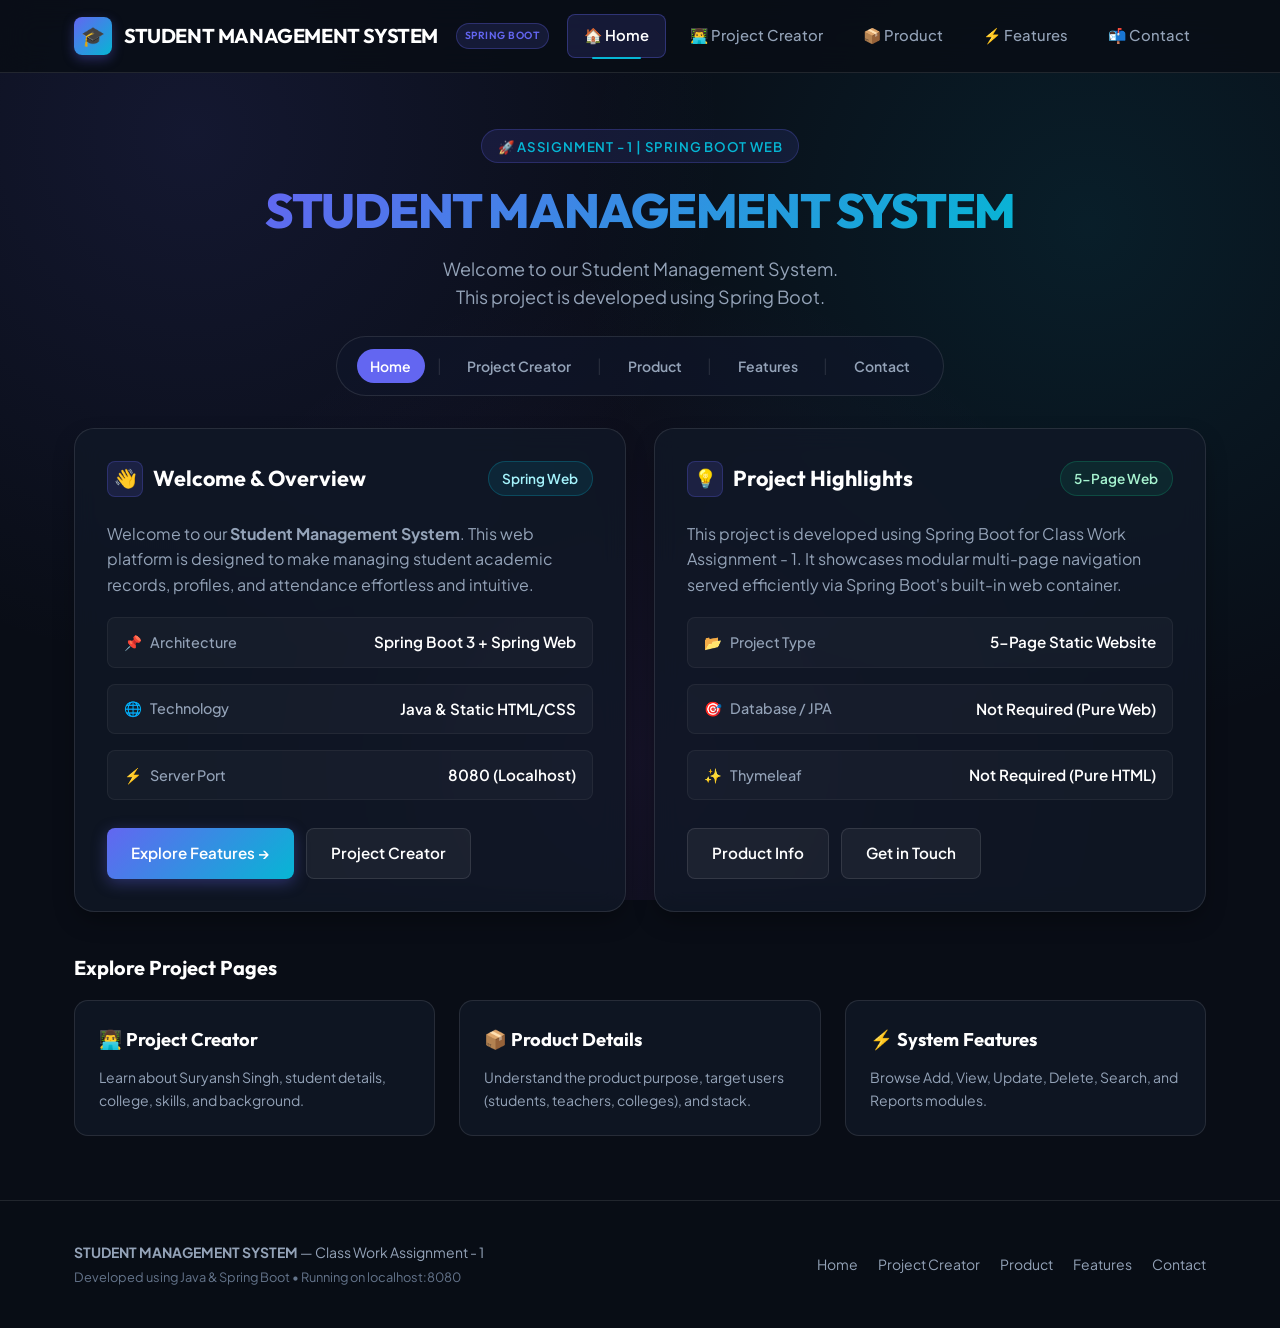
<file: JFS assignment/target/classes/static/index.html>
<!DOCTYPE html>
<html lang="en">
<head>
  <meta charset="UTF-8">
  <meta name="viewport" content="width=device-width, initial-scale=1.0">
  <title>Student Management System - Home</title>
  <link rel="stylesheet" href="css/style.css">
</head>
<body>

  <!-- Main Navigation Bar -->
  <header class="navbar">
    <div class="container nav-container">
      <a href="index.html" class="brand-logo" id="brand-logo-link">
        <span class="brand-icon">🎓</span>
        <span>STUDENT MANAGEMENT SYSTEM</span>
        <span class="brand-badge">Spring Boot</span>
      </a>
      <nav>
        <ul class="nav-menu">
          <li><a href="index.html" class="nav-link active" id="nav-home">🏠 Home</a></li>
          <li><a href="about.html" class="nav-link" id="nav-about">👨‍💻 Project Creator</a></li>
          <li><a href="product.html" class="nav-link" id="nav-product">📦 Product</a></li>
          <li><a href="features.html" class="nav-link" id="nav-features">⚡ Features</a></li>
          <li><a href="contact.html" class="nav-link" id="nav-contact">📬 Contact</a></li>
        </ul>
      </nav>
    </div>
  </header>

  <!-- Hero Section -->
  <section class="page-hero">
    <div class="container">
      <div class="hero-pill">🚀 Assignment - 1 | Spring Boot Web</div>
      <h1 class="page-title">
        <span class="gradient-text">STUDENT MANAGEMENT SYSTEM</span>
      </h1>
      <p class="page-subtitle">
        Welcome to our Student Management System.<br>
        This project is developed using Spring Boot.
      </p>

      <!-- Assignment Specified Navigation Menu Pill -->
      <nav class="nav-bar-pill" aria-label="Assignment Navigation Menu">
        <a href="index.html" class="active">Home</a>
        <span class="nav-divider">|</span>
        <a href="about.html">Project Creator</a>
        <span class="nav-divider">|</span>
        <a href="product.html">Product</a>
        <span class="nav-divider">|</span>
        <a href="features.html">Features</a>
        <span class="nav-divider">|</span>
        <a href="contact.html">Contact</a>
      </nav>
    </div>
  </section>

  <!-- Main Body Content -->
  <main class="main-content">
    <div class="container">
      <div class="grid-2">
        
        <!-- Welcome Card -->
        <article class="card">
          <div class="card-header">
            <h2 class="card-title">
              <span class="card-icon">👋</span>
              Welcome & Overview
            </h2>
            <span class="tag tag-cyan">Spring Web</span>
          </div>
          <p style="color: var(--text-muted); margin-bottom: 1.25rem;">
            Welcome to our <strong>Student Management System</strong>. This web platform is designed to make managing student academic records, profiles, and attendance effortless and intuitive.
          </p>
          <div class="info-list">
            <div class="info-row">
              <span class="info-label"><span>📌</span> Architecture</span>
              <span class="info-val">Spring Boot 3 + Spring Web</span>
            </div>
            <div class="info-row">
              <span class="info-label"><span>🌐</span> Technology</span>
              <span class="info-val">Java & Static HTML/CSS</span>
            </div>
            <div class="info-row">
              <span class="info-label"><span>⚡</span> Server Port</span>
              <span class="info-val">8080 (Localhost)</span>
            </div>
          </div>
          <div style="margin-top: 1.75rem; display: flex; gap: 0.75rem; flex-wrap: wrap;">
            <a href="features.html" class="btn btn-primary" id="btn-explore-features">Explore Features →</a>
            <a href="about.html" class="btn btn-outline" id="btn-view-creator">Project Creator</a>
          </div>
        </article>

        <!-- Project Highlights Card -->
        <article class="card">
          <div class="card-header">
            <h2 class="card-title">
              <span class="card-icon">💡</span>
              Project Highlights
            </h2>
            <span class="tag tag-emerald">5-Page Web</span>
          </div>
          <p style="color: var(--text-muted); margin-bottom: 1.25rem;">
            This project is developed using Spring Boot for Class Work Assignment - 1. It showcases modular multi-page navigation served efficiently via Spring Boot's built-in web container.
          </p>
          <div class="info-list">
            <div class="info-row">
              <span class="info-label"><span>📂</span> Project Type</span>
              <span class="info-val">5-Page Static Website</span>
            </div>
            <div class="info-row">
              <span class="info-label"><span>🎯</span> Database / JPA</span>
              <span class="info-val">Not Required (Pure Web)</span>
            </div>
            <div class="info-row">
              <span class="info-label"><span>✨</span> Thymeleaf</span>
              <span class="info-val">Not Required (Pure HTML)</span>
            </div>
          </div>
          <div style="margin-top: 1.75rem; display: flex; gap: 0.75rem; flex-wrap: wrap;">
            <a href="product.html" class="btn btn-outline" id="btn-product-info">Product Info</a>
            <a href="contact.html" class="btn btn-outline" id="btn-contact-page">Get in Touch</a>
          </div>
        </article>

      </div>

      <!-- Quick Page Navigation Cards -->
      <section style="margin-top: 2.5rem;">
        <h3 style="font-family: var(--font-heading); font-size: 1.25rem; margin-bottom: 1rem; color: #ffffff;">
          Explore Project Pages
        </h3>
        <div class="grid-3">
          <a href="about.html" class="feature-box" id="card-link-about">
            <div class="feature-name">👨‍💻 Project Creator</div>
            <p class="feature-desc">Learn about Suryansh Singh, student details, college, skills, and background.</p>
          </a>
          <a href="product.html" class="feature-box" id="card-link-product">
            <div class="feature-name">📦 Product Details</div>
            <p class="feature-desc">Understand the product purpose, target users (students, teachers, colleges), and stack.</p>
          </a>
          <a href="features.html" class="feature-box" id="card-link-features">
            <div class="feature-name">⚡ System Features</div>
            <p class="feature-desc">Browse Add, View, Update, Delete, Search, and Reports modules.</p>
          </a>
        </div>
      </section>

    </div>
  </main>

  <!-- Footer -->
  <footer class="footer">
    <div class="container footer-content">
      <div>
        <strong>STUDENT MANAGEMENT SYSTEM</strong> — Class Work Assignment - 1
        <div style="color: var(--text-subtle); font-size: 0.8rem; margin-top: 0.25rem;">
          Developed using Java & Spring Boot • Running on localhost:8080
        </div>
      </div>
      <ul class="footer-links">
        <li><a href="index.html">Home</a></li>
        <li><a href="about.html">Project Creator</a></li>
        <li><a href="product.html">Product</a></li>
        <li><a href="features.html">Features</a></li>
        <li><a href="contact.html">Contact</a></li>
      </ul>
    </div>
  </footer>

</body>
</html>
</file>
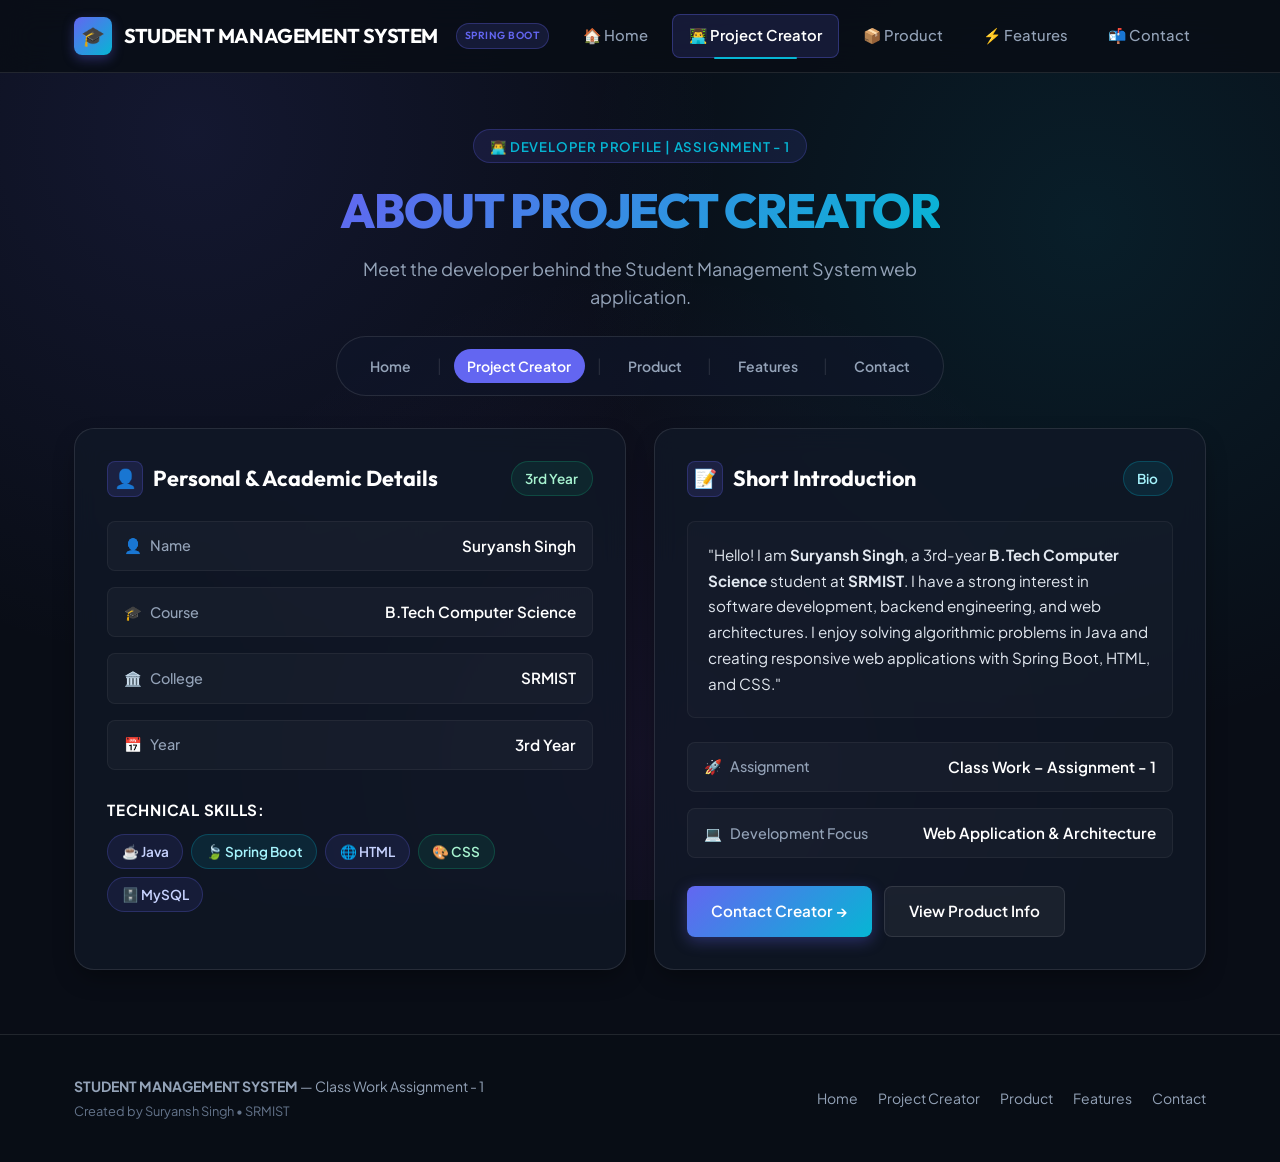
<file: JFS assignment/target/classes/static/about.html>
<!DOCTYPE html>
<html lang="en">

<head>
    <meta charset="UTF-8">
    <meta name="viewport" content="width=device-width, initial-scale=1.0">
    <title>About Project Creator - Student Management System</title>
    <link rel="stylesheet" href="css/style.css">
</head>

<body>

    <!-- Main Navigation Bar -->
    <header class="navbar">
        <div class="container nav-container">
            <a href="index.html" class="brand-logo" id="brand-logo-link">
                <span class="brand-icon">🎓</span>
                <span>STUDENT MANAGEMENT SYSTEM</span>
                <span class="brand-badge">Spring Boot</span>
            </a>
            <nav>
                <ul class="nav-menu">
                    <li><a href="index.html" class="nav-link" id="nav-home">🏠 Home</a></li>
                    <li><a href="about.html" class="nav-link active" id="nav-about">👨‍💻 Project Creator</a></li>
                    <li><a href="product.html" class="nav-link" id="nav-product">📦 Product</a></li>
                    <li><a href="features.html" class="nav-link" id="nav-features">⚡ Features</a></li>
                    <li><a href="contact.html" class="nav-link" id="nav-contact">📬 Contact</a></li>
                </ul>
            </nav>
        </div>
    </header>

    <!-- Hero Section -->
    <section class="page-hero">
        <div class="container">
            <div class="hero-pill">👨‍💻 Developer Profile | Assignment - 1</div>
            <h1 class="page-title">
                <span class="gradient-text">ABOUT PROJECT CREATOR</span>
            </h1>
            <p class="page-subtitle">
                Meet the developer behind the Student Management System web application.
            </p>

            <!-- Assignment Specified Navigation Menu Pill -->
            <nav class="nav-bar-pill" aria-label="Assignment Navigation Menu">
                <a href="index.html">Home</a>
                <span class="nav-divider">|</span>
                <a href="about.html" class="active">Project Creator</a>
                <span class="nav-divider">|</span>
                <a href="product.html">Product</a>
                <span class="nav-divider">|</span>
                <a href="features.html">Features</a>
                <span class="nav-divider">|</span>
                <a href="contact.html">Contact</a>
            </nav>
        </div>
    </section>

    <!-- Main Body Content -->
    <main class="main-content">
        <div class="container">
            <div class="grid-2">

                <!-- Creator Profile Card -->
                <article class="card">
                    <div class="card-header">
                        <h2 class="card-title">
                            <span class="card-icon">👤</span>
                            Personal & Academic Details
                        </h2>
                        <span class="tag tag-emerald">3rd Year</span>
                    </div>

                    <div class="info-list">
                        <div class="info-row">
                            <span class="info-label"><span>👤</span> Name</span>
                            <span class="info-val">Suryansh Singh</span>
                        </div>
                        <div class="info-row">
                            <span class="info-label"><span>🎓</span> Course</span>
                            <span class="info-val">B.Tech Computer Science</span>
                        </div>
                        <div class="info-row">
                            <span class="info-label"><span>🏛️</span> College</span>
                            <span class="info-val">SRMIST</span>
                        </div>
                        <div class="info-row">
                            <span class="info-label"><span>📅</span> Year</span>
                            <span class="info-val">3rd Year</span>
                        </div>
                    </div>

                    <div style="margin-top: 1.75rem;">
                        <h3
                            style="font-size: 0.95rem; font-weight: 700; color: #ffffff; margin-bottom: 0.75rem; text-transform: uppercase; letter-spacing: 0.05em;">
                            Technical Skills:
                        </h3>
                        <div class="tag-list">
                            <span class="tag">☕ Java</span>
                            <span class="tag tag-cyan">🍃 Spring Boot</span>
                            <span class="tag">🌐 HTML</span>
                            <span class="tag tag-emerald">🎨 CSS</span>
                            <span class="tag">🗄️ MySQL</span>
                        </div>
                    </div>
                </article>

                <!-- Biography & Project Role Card -->
                <article class="card">
                    <div class="card-header">
                        <h2 class="card-title">
                            <span class="card-icon">📝</span>
                            Short Introduction
                        </h2>
                        <span class="tag tag-cyan">Bio</span>
                    </div>

                    <div
                        style="background: rgba(255, 255, 255, 0.02); border: 1px solid rgba(255, 255, 255, 0.05); padding: 1.25rem; border-radius: var(--radius-sm); margin-bottom: 1.5rem;">
                        <p style="color: #e2e8f0; line-height: 1.7; font-size: 0.95rem;">
                            "Hello! I am <strong>Suryansh Singh</strong>, a 3rd-year <strong>B.Tech Computer
                                Science</strong> student at <strong>SRMIST</strong>. I have a strong
                            interest in software development, backend engineering, and web architectures. I enjoy
                            solving algorithmic problems in Java and creating responsive web applications with Spring
                            Boot, HTML, and CSS."
                        </p>
                    </div>

                    <div class="info-list">
                        <div class="info-row">
                            <span class="info-label"><span>🚀</span> Assignment</span>
                            <span class="info-val">Class Work – Assignment - 1</span>
                        </div>
                        <div class="info-row">
                            <span class="info-label"><span>💻</span> Development Focus</span>
                            <span class="info-val">Web Application & Architecture</span>
                        </div>
                    </div>

                    <div style="margin-top: 1.75rem; display: flex; gap: 0.75rem; flex-wrap: wrap;">
                        <a href="contact.html" class="btn btn-primary" id="btn-contact-rahul">Contact Creator →</a>
                        <a href="product.html" class="btn btn-outline" id="btn-explore-product">View Product Info</a>
                    </div>
                </article>

            </div>
        </div>
    </main>

    <!-- Footer -->
    <footer class="footer">
        <div class="container footer-content">
            <div>
                <strong>STUDENT MANAGEMENT SYSTEM</strong> — Class Work Assignment - 1
                <div style="color: var(--text-subtle); font-size: 0.8rem; margin-top: 0.25rem;">
                    Created by Suryansh Singh • SRMIST
                </div>
            </div>
            <ul class="footer-links">
                <li><a href="index.html">Home</a></li>
                <li><a href="about.html">Project Creator</a></li>
                <li><a href="product.html">Product</a></li>
                <li><a href="features.html">Features</a></li>
                <li><a href="contact.html">Contact</a></li>
            </ul>
        </div>
    </footer>

</body>

</html>
</file>
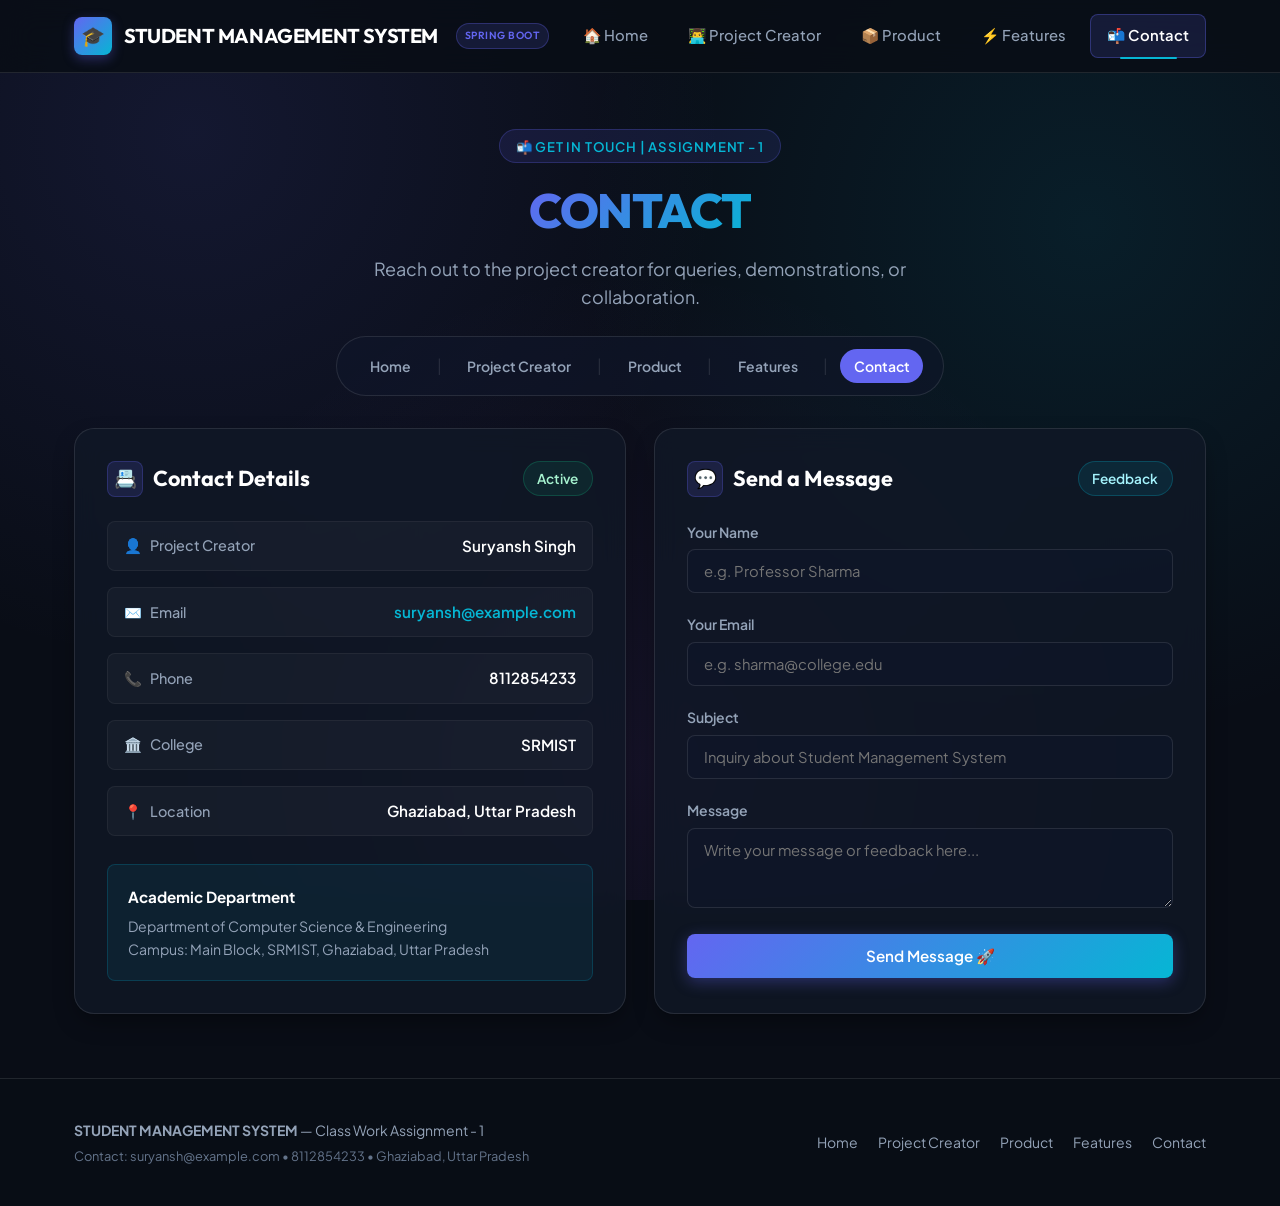
<file: JFS assignment/target/classes/static/contact.html>
<!DOCTYPE html>
<html lang="en">

<head>
    <meta charset="UTF-8">
    <meta name="viewport" content="width=device-width, initial-scale=1.0">
    <title>Contact - Student Management System</title>
    <link rel="stylesheet" href="css/style.css">
</head>

<body>

    <!-- Main Navigation Bar -->
    <header class="navbar">
        <div class="container nav-container">
            <a href="index.html" class="brand-logo" id="brand-logo-link">
                <span class="brand-icon">🎓</span>
                <span>STUDENT MANAGEMENT SYSTEM</span>
                <span class="brand-badge">Spring Boot</span>
            </a>
            <nav>
                <ul class="nav-menu">
                    <li><a href="index.html" class="nav-link" id="nav-home">🏠 Home</a></li>
                    <li><a href="about.html" class="nav-link" id="nav-about">👨‍💻 Project Creator</a></li>
                    <li><a href="product.html" class="nav-link" id="nav-product">📦 Product</a></li>
                    <li><a href="features.html" class="nav-link" id="nav-features">⚡ Features</a></li>
                    <li><a href="contact.html" class="nav-link active" id="nav-contact">📬 Contact</a></li>
                </ul>
            </nav>
        </div>
    </header>

    <!-- Hero Section -->
    <section class="page-hero">
        <div class="container">
            <div class="hero-pill">📬 Get In Touch | Assignment - 1</div>
            <h1 class="page-title">
                <span class="gradient-text">CONTACT</span>
            </h1>
            <p class="page-subtitle">
                Reach out to the project creator for queries, demonstrations, or collaboration.
            </p>

            <!-- Assignment Specified Navigation Menu Pill -->
            <nav class="nav-bar-pill" aria-label="Assignment Navigation Menu">
                <a href="index.html">Home</a>
                <span class="nav-divider">|</span>
                <a href="about.html">Project Creator</a>
                <span class="nav-divider">|</span>
                <a href="product.html">Product</a>
                <span class="nav-divider">|</span>
                <a href="features.html">Features</a>
                <span class="nav-divider">|</span>
                <a href="contact.html" class="active">Contact</a>
            </nav>
        </div>
    </section>

    <!-- Main Body Content -->
    <main class="main-content">
        <div class="container">
            <div class="grid-2">

                <!-- Contact Information Card -->
                <article class="card">
                    <div class="card-header">
                        <h2 class="card-title">
                            <span class="card-icon">📇</span>
                            Contact Details
                        </h2>
                        <span class="tag tag-emerald">Active</span>
                    </div>

                    <div class="info-list">
                        <div class="info-row">
                            <span class="info-label"><span>👤</span> Project Creator</span>
                            <span class="info-val">Suryansh Singh</span>
                        </div>
                        <div class="info-row">
                            <span class="info-label"><span>✉️</span> Email</span>
                            <span class="info-val">
                                <a href="mailto:suryansh@example.com"
                                    style="color: var(--secondary);">suryansh@example.com</a>
                            </span>
                        </div>
                        <div class="info-row">
                            <span class="info-label"><span>📞</span> Phone</span>
                            <span class="info-val">
                                <a href="tel:8112854233" style="color: #ffffff;">8112854233</a>
                            </span>
                        </div>
                        <div class="info-row">
                            <span class="info-label"><span>🏛️</span> College</span>
                            <span class="info-val">SRMIST</span>
                        </div>
                        <div class="info-row">
                            <span class="info-label"><span>📍</span> Location</span>
                            <span class="info-val">Ghaziabad, Uttar Pradesh</span>
                        </div>
                    </div>

                    <!-- Quick Connect Details -->
                    <div
                        style="margin-top: 1.75rem; background: rgba(6, 182, 212, 0.08); border: 1px solid rgba(6, 182, 212, 0.2); padding: 1.25rem; border-radius: var(--radius-sm);">
                        <div style="font-weight: 700; color: #ffffff; font-size: 0.95rem; margin-bottom: 0.35rem;">
                            Academic Department
                        </div>
                        <p style="color: var(--text-muted); font-size: 0.88rem; line-height: 1.6;">
                            Department of Computer Science & Engineering<br>
                            Campus: Main Block, SRMIST, Ghaziabad, Uttar Pradesh
                        </p>
                    </div>
                </article>

                <!-- Interactive Send Message / Feedback Card -->
                <article class="card">
                    <div class="card-header">
                        <h2 class="card-title">
                            <span class="card-icon">💬</span>
                            Send a Message
                        </h2>
                        <span class="tag tag-cyan">Feedback</span>
                    </div>

                    <form id="contact-form"
                        onsubmit="event.preventDefault(); alert('Thank you! Your message has been sent to Suryansh Singh.');">
                        <div class="form-group">
                            <label for="name" class="form-label">Your Name</label>
                            <input type="text" id="name" class="form-input" placeholder="e.g. Professor Sharma"
                                required>
                        </div>

                        <div class="form-group">
                            <label for="email" class="form-label">Your Email</label>
                            <input type="email" id="email" class="form-input" placeholder="e.g. sharma@college.edu"
                                required>
                        </div>

                        <div class="form-group">
                            <label for="subject" class="form-label">Subject</label>
                            <input type="text" id="subject" class="form-input"
                                placeholder="Inquiry about Student Management System" required>
                        </div>

                        <div class="form-group">
                            <label for="message" class="form-label">Message</label>
                            <textarea id="message" rows="3" class="form-textarea"
                                placeholder="Write your message or feedback here..." required></textarea>
                        </div>

                        <button type="submit" class="btn btn-primary" id="btn-submit-message" style="width: 100%;">
                            Send Message 🚀
                        </button>
                    </form>
                </article>

            </div>
        </div>
    </main>

    <!-- Footer -->
    <footer class="footer">
        <div class="container footer-content">
            <div>
                <strong>STUDENT MANAGEMENT SYSTEM</strong> — Class Work Assignment - 1
                <div style="color: var(--text-subtle); font-size: 0.8rem; margin-top: 0.25rem;">
                    Contact: suryansh@example.com • 8112854233 • Ghaziabad, Uttar Pradesh
                </div>
            </div>
            <ul class="footer-links">
                <li><a href="index.html">Home</a></li>
                <li><a href="about.html">Project Creator</a></li>
                <li><a href="product.html">Product</a></li>
                <li><a href="features.html">Features</a></li>
                <li><a href="contact.html">Contact</a></li>
            </ul>
        </div>
    </footer>

</body>

</html>
</file>
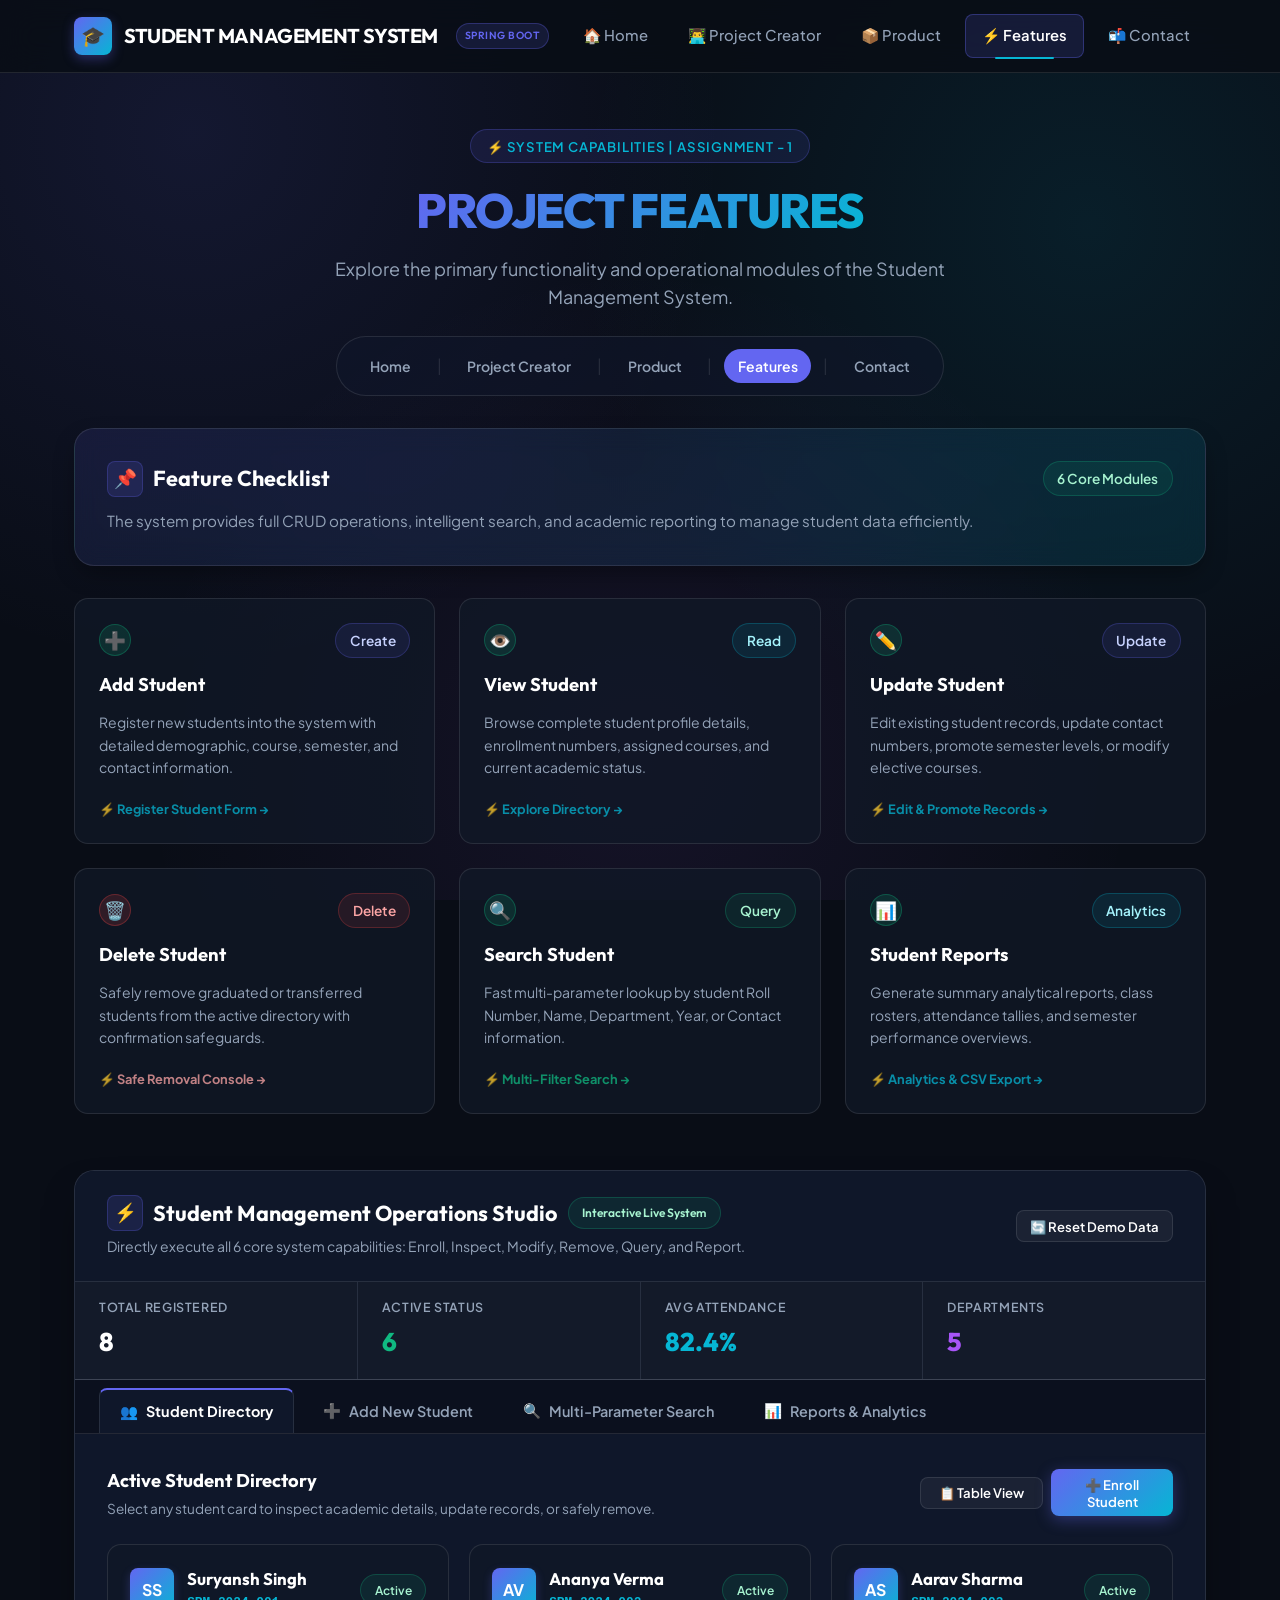
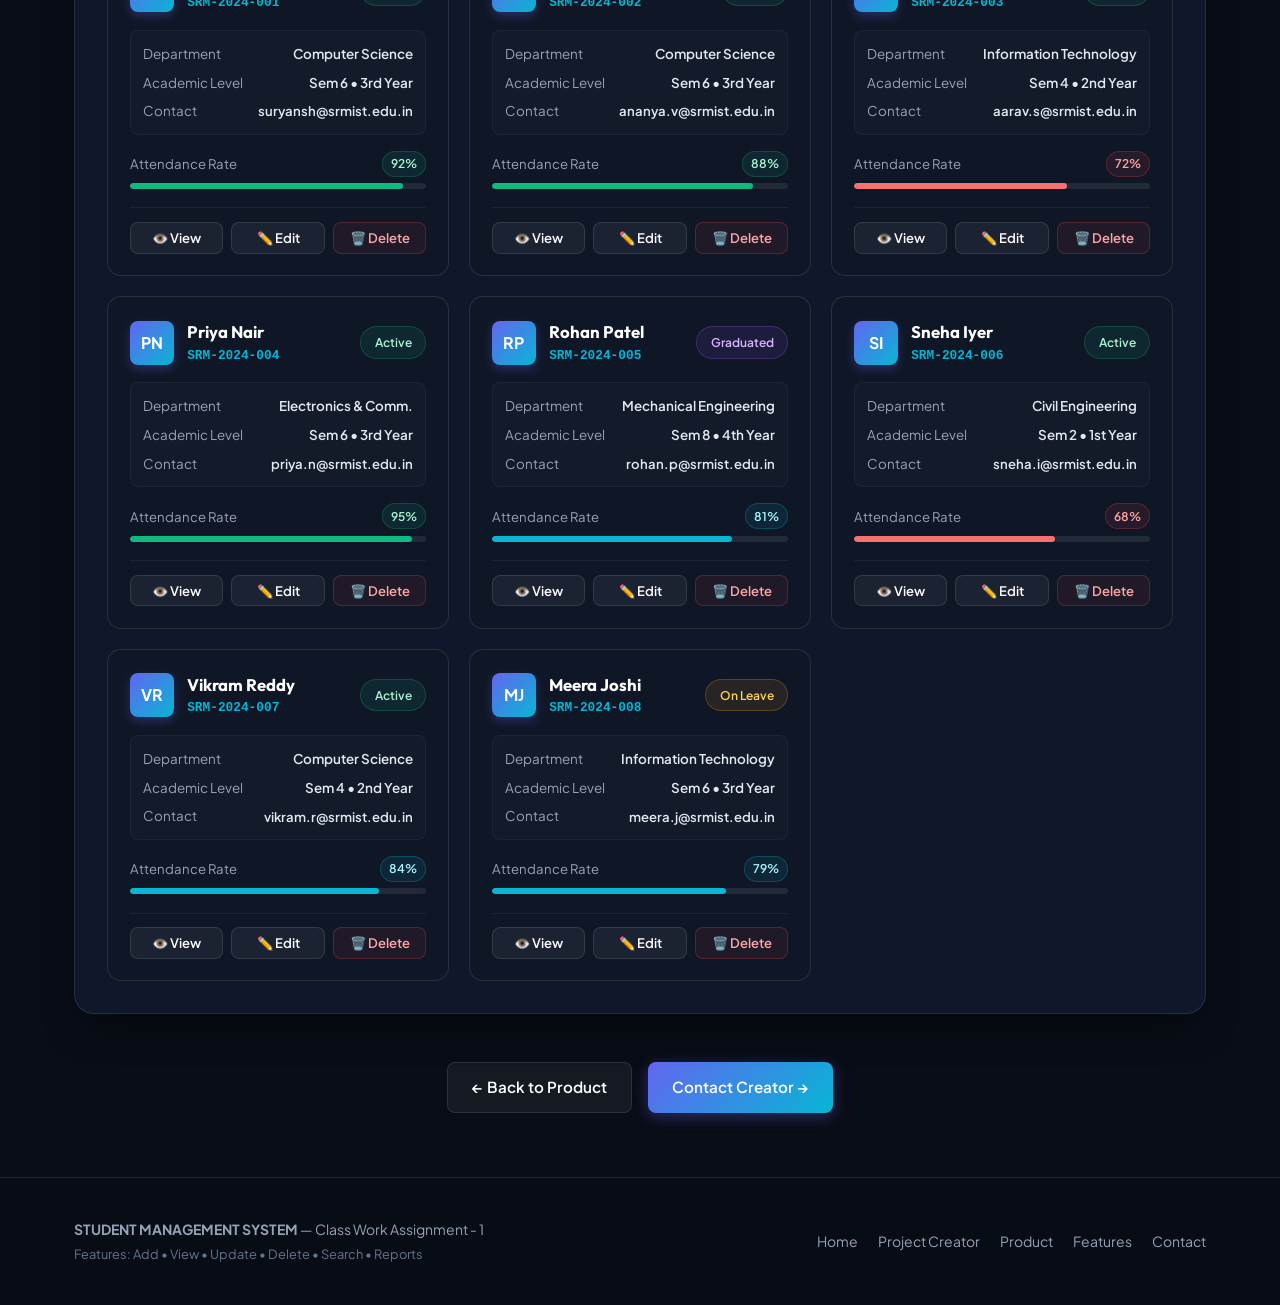
<file: JFS assignment/target/classes/static/features.html>
<!DOCTYPE html>
<html lang="en">

<head>
    <meta charset="UTF-8">
    <meta name="viewport" content="width=device-width, initial-scale=1.0">
    <title>Project Features - Student Management System</title>
    <link rel="stylesheet" href="css/style.css">
</head>

<body>

    <!-- Main Navigation Bar -->
    <header class="navbar">
        <div class="container nav-container">
            <a href="index.html" class="brand-logo" id="brand-logo-link">
                <span class="brand-icon">🎓</span>
                <span>STUDENT MANAGEMENT SYSTEM</span>
                <span class="brand-badge">Spring Boot</span>
            </a>
            <nav>
                <ul class="nav-menu">
                    <li><a href="index.html" class="nav-link" id="nav-home">🏠 Home</a></li>
                    <li><a href="about.html" class="nav-link" id="nav-about">👨‍💻 Project Creator</a></li>
                    <li><a href="product.html" class="nav-link" id="nav-product">📦 Product</a></li>
                    <li><a href="features.html" class="nav-link active" id="nav-features">⚡ Features</a></li>
                    <li><a href="contact.html" class="nav-link" id="nav-contact">📬 Contact</a></li>
                </ul>
            </nav>
        </div>
    </header>

    <!-- Hero Section -->
    <section class="page-hero">
        <div class="container">
            <div class="hero-pill">⚡ System Capabilities | Assignment - 1</div>
            <h1 class="page-title">
                <span class="gradient-text">PROJECT FEATURES</span>
            </h1>
            <p class="page-subtitle">
                Explore the primary functionality and operational modules of the Student Management System.
            </p>

            <!-- Assignment Specified Navigation Menu Pill -->
            <nav class="nav-bar-pill" aria-label="Assignment Navigation Menu">
                <a href="index.html">Home</a>
                <span class="nav-divider">|</span>
                <a href="about.html">Project Creator</a>
                <span class="nav-divider">|</span>
                <a href="product.html">Product</a>
                <span class="nav-divider">|</span>
                <a href="features.html" class="active">Features</a>
                <span class="nav-divider">|</span>
                <a href="contact.html">Contact</a>
            </nav>
        </div>
    </section>

    <!-- Main Body Content -->
    <main class="main-content">
        <div class="container">

            <!-- Assignment Checklist Summary Banner -->
            <section class="card"
                style="margin-bottom: 2rem; background: linear-gradient(135deg, rgba(99, 102, 241, 0.12), rgba(6, 182, 212, 0.12));">
                <div class="card-header" style="margin-bottom: 0.75rem;">
                    <h2 class="card-title">
                        <span class="card-icon">📌</span>
                        Feature Checklist
                    </h2>
                    <span class="tag tag-emerald">6 Core Modules</span>
                </div>
                <p style="color: var(--text-muted); font-size: 0.95rem;">
                    The system provides full CRUD operations, intelligent search, and academic reporting to manage
                    student data efficiently.
                </p>
            </section>

            <!-- 6 Grid Feature Cards (Clickable Interactive Triggers) -->
            <div class="grid-3" id="feature-cards-grid">

                <!-- 1. Add Student -->
                <article class="feature-box" data-feature="add" id="card-feature-add"
                    title="Click to open student enrollment form">
                    <div style="display: flex; align-items: center; justify-content: space-between;">
                        <div class="feature-check">➕</div>
                        <span class="tag">Create</span>
                    </div>
                    <h3 class="feature-name">Add Student</h3>
                    <p class="feature-desc">
                        Register new students into the system with detailed demographic, course, semester, and contact
                        information.
                    </p>
                    <div class="feature-action-cue">⚡ Register Student Form →</div>
                </article>

                <!-- 2. View Student -->
                <article class="feature-box" data-feature="view" id="card-feature-view"
                    title="Click to browse all student profiles">
                    <div style="display: flex; align-items: center; justify-content: space-between;">
                        <div class="feature-check">👁️</div>
                        <span class="tag tag-cyan">Read</span>
                    </div>
                    <h3 class="feature-name">View Student</h3>
                    <p class="feature-desc">
                        Browse complete student profile details, enrollment numbers, assigned courses, and current
                        academic status.
                    </p>
                    <div class="feature-action-cue">⚡ Explore Directory →</div>
                </article>

                <!-- 3. Update Student -->
                <article class="feature-box" data-feature="update" id="card-feature-update"
                    title="Click to edit or promote students">
                    <div style="display: flex; align-items: center; justify-content: space-between;">
                        <div class="feature-check">✏️</div>
                        <span class="tag">Update</span>
                    </div>
                    <h3 class="feature-name">Update Student</h3>
                    <p class="feature-desc">
                        Edit existing student records, update contact numbers, promote semester levels, or modify
                        elective courses.
                    </p>
                    <div class="feature-action-cue">⚡ Edit & Promote Records →</div>
                </article>

                <!-- 4. Delete Student -->
                <article class="feature-box" data-feature="delete" id="card-feature-delete"
                    title="Click to view deletion safeguards">
                    <div style="display: flex; align-items: center; justify-content: space-between;">
                        <div class="feature-check"
                            style="background: rgba(239, 68, 68, 0.15); color: #fca5a5; border-color: rgba(239, 68, 68, 0.3);">
                            🗑️</div>
                        <span class="tag"
                            style="background: rgba(239, 68, 68, 0.1); color: #fca5a5; border-color: rgba(239, 68, 68, 0.25);">Delete</span>
                    </div>
                    <h3 class="feature-name">Delete Student</h3>
                    <p class="feature-desc">
                        Safely remove graduated or transferred students from the active directory with confirmation
                        safeguards.
                    </p>
                    <div class="feature-action-cue" style="color: #fca5a5;">⚡ Safe Removal Console →</div>
                </article>

                <!-- 5. Search Student -->
                <article class="feature-box" data-feature="search" id="card-feature-search"
                    title="Click to open fast multi-parameter search">
                    <div style="display: flex; align-items: center; justify-content: space-between;">
                        <div class="feature-check">🔍</div>
                        <span class="tag tag-emerald">Query</span>
                    </div>
                    <h3 class="feature-name">Search Student</h3>
                    <p class="feature-desc">
                        Fast multi-parameter lookup by student Roll Number, Name, Department, Year, or Contact
                        information.
                    </p>
                    <div class="feature-action-cue" style="color: var(--accent-emerald);">⚡ Multi-Filter Search →</div>
                </article>

                <!-- 6. Student Reports -->
                <article class="feature-box" data-feature="reports" id="card-feature-reports"
                    title="Click to view analytics and export rosters">
                    <div style="display: flex; align-items: center; justify-content: space-between;">
                        <div class="feature-check">📊</div>
                        <span class="tag tag-cyan">Analytics</span>
                    </div>
                    <h3 class="feature-name">Student Reports</h3>
                    <p class="feature-desc">
                        Generate summary analytical reports, class rosters, attendance tallies, and semester performance
                        overviews.
                    </p>
                    <div class="feature-action-cue">⚡ Analytics & CSV Export →</div>
                </article>

            </div>

            <!-- ========================================================
                 INTERACTIVE OPERATIONS STUDIO (LIVE FEATURE APPLICATION)
                 ======================================================== -->
            <section class="operations-studio" id="operations-studio" aria-label="Student Management Live Studio">
                <!-- Studio Header -->
                <div class="studio-header">
                    <div>
                        <div class="studio-title">
                            <span class="card-icon" style="background: var(--primary-light);">⚡</span>
                            <span>Student Management Operations Studio</span>
                            <span class="tag tag-emerald" style="font-size: 0.75rem;">Interactive Live System</span>
                        </div>
                        <p style="color: var(--text-muted); font-size: 0.875rem; margin-top: 0.25rem;">
                            Directly execute all 6 core system capabilities: Enroll, Inspect, Modify, Remove, Query, and
                            Report.
                        </p>
                    </div>
                    <div style="display: flex; gap: 0.5rem; align-items: center; flex-wrap: wrap;">
                        <button class="btn btn-sm btn-outline" id="btn-reset-demo-data"
                            title="Reload default demo dataset">
                            🔄 Reset Demo Data
                        </button>
                    </div>
                </div>

                <!-- Live KPI Strip -->
                <div class="studio-kpi-bar">
                    <div class="studio-kpi-item">
                        <span class="studio-kpi-label">Total Registered</span>
                        <span class="studio-kpi-val" id="stat-total-students">8</span>
                    </div>
                    <div class="studio-kpi-item">
                        <span class="studio-kpi-label">Active Status</span>
                        <span class="studio-kpi-val" id="stat-active-students"
                            style="color: var(--accent-emerald);">6</span>
                    </div>
                    <div class="studio-kpi-item">
                        <span class="studio-kpi-label">Avg Attendance</span>
                        <span class="studio-kpi-val" id="stat-avg-attendance"
                            style="color: var(--secondary);">83.6%</span>
                    </div>
                    <div class="studio-kpi-item">
                        <span class="studio-kpi-label">Departments</span>
                        <span class="studio-kpi-val" id="stat-total-depts" style="color: var(--accent-purple);">4</span>
                    </div>
                </div>

                <!-- Tab Navigation Strip -->
                <div class="studio-nav-tabs" role="tablist">
                    <button class="studio-tab-btn active" data-tab="directory" role="tab" id="tab-btn-directory">
                        <span>👥</span> Student Directory
                    </button>
                    <button class="studio-tab-btn" data-tab="add" role="tab" id="tab-btn-add">
                        <span>➕</span> Add New Student
                    </button>
                    <button class="studio-tab-btn" data-tab="search" role="tab" id="tab-btn-search">
                        <span>🔍</span> Multi-Parameter Search
                    </button>
                    <button class="studio-tab-btn" data-tab="reports" role="tab" id="tab-btn-reports">
                        <span>📊</span> Reports & Analytics
                    </button>
                </div>

                <!-- ========================================================
                     TAB 1: STUDENT DIRECTORY (VIEW, INSPECT, ACTION)
                     ======================================================== -->
                <div class="studio-tab-content active" id="tab-directory" role="tabpanel">
                    <div class="directory-toolbar">
                        <div>
                            <h3
                                style="font-family: var(--font-heading); color: #fff; font-size: 1.15rem; margin-bottom: 0.2rem;">
                                Active Student Directory
                            </h3>
                            <p style="color: var(--text-muted); font-size: 0.85rem;">
                                Select any student card to inspect academic details, update records, or safely remove.
                            </p>
                        </div>
                        <div style="display: flex; gap: 0.5rem; align-items: center; flex-wrap: wrap;">
                            <button class="btn btn-sm btn-outline" id="view-mode-toggle">📋 Table View</button>
                            <button class="btn btn-sm btn-primary" onclick="activateFeature('add')">➕ Enroll
                                Student</button>
                        </div>
                    </div>

                    <!-- Directory Container (Rendered dynamically by features.js) -->
                    <div id="directory-container"></div>
                </div>

                <!-- ========================================================
                     TAB 2: ADD STUDENT FORM (FEATURE 1)
                     ======================================================== -->
                <div class="studio-tab-content" id="tab-add" role="tabpanel">
                    <div style="max-width: 800px; margin: 0 auto;">
                        <div style="margin-bottom: 1.5rem;">
                            <h3 style="font-family: var(--font-heading); color: #fff; font-size: 1.25rem;">
                                ➕ Register New Student
                            </h3>
                            <p style="color: var(--text-muted); font-size: 0.88rem;">
                                Enter demographic, academic, and elective details to register the student into the
                                system.
                            </p>
                        </div>

                        <form id="add-student-form" class="card" style="background: rgba(17, 24, 39, 0.6);">
                            <div class="grid-2">
                                <div class="form-group">
                                    <label class="form-label" for="add-roll">Roll Number / Student ID *</label>
                                    <input type="text" class="form-input" id="add-roll" placeholder="e.g. SRM-2024-009"
                                        required>
                                    <small style="color: var(--text-subtle); font-size: 0.78rem;">Unique institutional
                                        ID</small>
                                </div>
                                <div class="form-group">
                                    <label class="form-label" for="add-name">Full Name *</label>
                                    <input type="text" class="form-input" id="add-name" placeholder="e.g. Aditya Verma"
                                        required>
                                </div>
                                <div class="form-group">
                                    <label class="form-label" for="add-email">Email Address *</label>
                                    <input type="email" class="form-input" id="add-email"
                                        placeholder="e.g. aditya@srmist.edu.in" required>
                                </div>
                                <div class="form-group">
                                    <label class="form-label" for="add-phone">Contact Phone Number</label>
                                    <input type="tel" class="form-input" id="add-phone"
                                        placeholder="e.g. +91 98765 12345">
                                </div>
                                <div class="form-group">
                                    <label class="form-label" for="add-dept">Department / Branch *</label>
                                    <select class="form-input" id="add-dept" required>
                                        <option value="Computer Science">Computer Science</option>
                                        <option value="Information Technology">Information Technology</option>
                                        <option value="Electronics & Comm.">Electronics & Comm.</option>
                                        <option value="Mechanical Engineering">Mechanical Engineering</option>
                                        <option value="Civil Engineering">Civil Engineering</option>
                                    </select>
                                </div>
                                <div class="form-group">
                                    <label class="form-label" for="add-sem">
                                        Semester * <span class="tag tag-cyan" id="add-year-hint"
                                            style="font-size: 0.75rem; margin-left: 0.5rem;">1st Year</span>
                                    </label>
                                    <select class="form-input" id="add-sem" required>
                                        <option value="1">Semester 1 (1st Year)</option>
                                        <option value="2">Semester 2 (1st Year)</option>
                                        <option value="3">Semester 3 (2nd Year)</option>
                                        <option value="4">Semester 4 (2nd Year)</option>
                                        <option value="5">Semester 5 (3rd Year)</option>
                                        <option value="6" selected>Semester 6 (3rd Year)</option>
                                        <option value="7">Semester 7 (4th Year)</option>
                                        <option value="8">Semester 8 (4th Year)</option>
                                    </select>
                                </div>
                                <div class="form-group">
                                    <label class="form-label" for="add-status">Academic Status</label>
                                    <select class="form-input" id="add-status">
                                        <option value="Active" selected>Active</option>
                                        <option value="On Leave">On Leave</option>
                                        <option value="Graduated">Graduated</option>
                                    </select>
                                </div>
                                <div class="form-group">
                                    <label class="form-label" for="add-attendance">
                                        Initial Attendance: <strong id="add-attendance-val"
                                            style="color: var(--secondary);">85%</strong>
                                    </label>
                                    <input type="range" min="0" max="100" value="85" class="form-input"
                                        id="add-attendance" style="padding: 0.2rem 0; accent-color: var(--primary);">
                                </div>
                            </div>

                            <!-- Electives Checkbox Group -->
                            <div class="form-group" style="margin-top: 1rem;">
                                <label class="form-label">Select Enrolled Elective Courses</label>
                                <div id="add-electives"
                                    style="display: grid; grid-template-columns: repeat(auto-fit, minmax(200px, 1fr)); gap: 0.65rem; margin-top: 0.5rem;">
                                    <label
                                        style="display: flex; align-items: center; gap: 0.5rem; font-size: 0.85rem; color: #e2e8f0; cursor: pointer;">
                                        <input type="checkbox" value="AI & Machine Learning" checked
                                            style="accent-color: var(--primary);"> AI & Machine Learning
                                    </label>
                                    <label
                                        style="display: flex; align-items: center; gap: 0.5rem; font-size: 0.85rem; color: #e2e8f0; cursor: pointer;">
                                        <input type="checkbox" value="Cloud Architecture" checked
                                            style="accent-color: var(--primary);"> Cloud Architecture
                                    </label>
                                    <label
                                        style="display: flex; align-items: center; gap: 0.5rem; font-size: 0.85rem; color: #e2e8f0; cursor: pointer;">
                                        <input type="checkbox" value="Cyber Security"
                                            style="accent-color: var(--primary);"> Cyber Security
                                    </label>
                                    <label
                                        style="display: flex; align-items: center; gap: 0.5rem; font-size: 0.85rem; color: #e2e8f0; cursor: pointer;">
                                        <input type="checkbox" value="Distributed Systems"
                                            style="accent-color: var(--primary);"> Distributed Systems
                                    </label>
                                    <label
                                        style="display: flex; align-items: center; gap: 0.5rem; font-size: 0.85rem; color: #e2e8f0; cursor: pointer;">
                                        <input type="checkbox" value="Web Technologies"
                                            style="accent-color: var(--primary);"> Web Technologies
                                    </label>
                                    <label
                                        style="display: flex; align-items: center; gap: 0.5rem; font-size: 0.85rem; color: #e2e8f0; cursor: pointer;">
                                        <input type="checkbox" value="Robotics & Automation"
                                            style="accent-color: var(--primary);"> Robotics & Automation
                                    </label>
                                </div>
                            </div>

                            <div style="margin-top: 1.5rem; display: flex; gap: 1rem; justify-content: flex-end;">
                                <button type="reset" class="btn btn-outline">Clear Form</button>
                                <button type="submit" class="btn btn-primary" id="btn-submit-add-student">
                                    💾 Save & Enroll Student
                                </button>
                            </div>
                        </form>
                    </div>
                </div>

                <!-- ========================================================
                     TAB 3: SEARCH STUDENT (FEATURE 5)
                     ======================================================== -->
                <div class="studio-tab-content" id="tab-search" role="tabpanel">
                    <div style="margin-bottom: 1.5rem;">
                        <h3 style="font-family: var(--font-heading); color: #fff; font-size: 1.25rem;">
                            🔍 Multi-Parameter Student Search Console
                        </h3>
                        <p style="color: var(--text-muted); font-size: 0.88rem;">
                            Perform instant multi-parameter lookup across Roll Number, Full Name, Department, Semester,
                            and Status.
                        </p>
                    </div>

                    <!-- Search Filter Controls -->
                    <div class="card" style="margin-bottom: 1.5rem; background: rgba(17, 24, 39, 0.6);">
                        <div class="grid-2" style="margin-bottom: 1rem;">
                            <div class="form-group" style="margin-bottom: 0;">
                                <label class="form-label" for="search-input">Search Query (Roll, Name, Email,
                                    Electives)</label>
                                <input type="text" class="form-input" id="search-input"
                                    placeholder="Type name, roll number, or course...">
                            </div>
                            <div style="display: grid; grid-template-columns: 1fr 1fr; gap: 1rem;">
                                <div class="form-group" style="margin-bottom: 0;">
                                    <label class="form-label" for="search-dept">Department</label>
                                    <select class="form-input" id="search-dept">
                                        <option value="all">All Departments</option>
                                        <option value="Computer Science">Computer Science</option>
                                        <option value="Information Technology">Information Technology</option>
                                        <option value="Electronics & Comm.">Electronics & Comm.</option>
                                        <option value="Mechanical Engineering">Mechanical Engineering</option>
                                        <option value="Civil Engineering">Civil Engineering</option>
                                    </select>
                                </div>
                                <div class="form-group" style="margin-bottom: 0;">
                                    <label class="form-label" for="search-sem">Semester</label>
                                    <select class="form-input" id="search-sem">
                                        <option value="all">All Semesters</option>
                                        <option value="1">Semester 1</option>
                                        <option value="2">Semester 2</option>
                                        <option value="3">Semester 3</option>
                                        <option value="4">Semester 4</option>
                                        <option value="5">Semester 5</option>
                                        <option value="6">Semester 6</option>
                                        <option value="7">Semester 7</option>
                                        <option value="8">Semester 8</option>
                                    </select>
                                </div>
                            </div>
                        </div>

                        <div
                            style="display: flex; justify-content: space-between; align-items: center; flex-wrap: wrap; gap: 1rem; border-top: 1px solid var(--border-color); padding-top: 1rem;">
                            <div style="display: flex; gap: 1rem; flex-wrap: wrap; align-items: center;">
                                <div>
                                    <label class="form-label" style="display: inline-block; margin-right: 0.5rem;"
                                        for="search-status">Status:</label>
                                    <select class="form-input" id="search-status"
                                        style="display: inline-block; width: auto; padding: 0.4rem 0.75rem; font-size: 0.85rem;">
                                        <option value="all">All Statuses</option>
                                        <option value="Active">Active</option>
                                        <option value="On Leave">On Leave</option>
                                        <option value="Graduated">Graduated</option>
                                    </select>
                                </div>
                                <div>
                                    <label class="form-label" style="display: inline-block; margin-right: 0.5rem;"
                                        for="search-att">Attendance:</label>
                                    <select class="form-input" id="search-att"
                                        style="display: inline-block; width: auto; padding: 0.4rem 0.75rem; font-size: 0.85rem;">
                                        <option value="all">Any Attendance</option>
                                        <option value="high">Honors (&ge; 85%)</option>
                                        <option value="good">Eligible (&ge; 75%)</option>
                                        <option value="low">Defaulter (&lt; 75%)</option>
                                    </select>
                                </div>
                                <div>
                                    <label class="form-label" style="display: inline-block; margin-right: 0.5rem;"
                                        for="search-sort">Sort By:</label>
                                    <select class="form-input" id="search-sort"
                                        style="display: inline-block; width: auto; padding: 0.4rem 0.75rem; font-size: 0.85rem;">
                                        <option value="name-asc">Name (A-Z)</option>
                                        <option value="name-desc">Name (Z-A)</option>
                                        <option value="roll-asc">Roll No (Ascending)</option>
                                        <option value="att-high">Attendance (High-Low)</option>
                                        <option value="att-low">Attendance (Low-High)</option>
                                    </select>
                                </div>
                            </div>
                            <div style="display: flex; align-items: center; gap: 0.75rem;">
                                <span class="tag tag-cyan" id="search-count-badge">8 students matched</span>
                                <button class="btn btn-sm btn-outline" id="search-reset-btn">Clear Filters</button>
                            </div>
                        </div>
                    </div>

                    <!-- Search Results Output -->
                    <div id="search-results-container"></div>
                </div>

                <!-- ========================================================
                     TAB 4: STUDENT REPORTS & ANALYTICS (FEATURE 6)
                     ======================================================== -->
                <div class="studio-tab-content" id="tab-reports" role="tabpanel">
                    <div style="margin-bottom: 1.5rem;">
                        <h3 style="font-family: var(--font-heading); color: #fff; font-size: 1.25rem;">
                            📊 Institutional Analytics & Academic Reports
                        </h3>
                        <p style="color: var(--text-muted); font-size: 0.88rem;">
                            Comprehensive class rosters, attendance health tallies, department distribution, and
                            downloadable reports.
                        </p>
                    </div>

                    <!-- Reports Container (Rendered dynamically by features.js) -->
                    <div id="reports-container"></div>
                </div>
            </section>

            <!-- ========================================================
                 MODALS: PROFILE, EDIT, DELETE SAFEGUARDS
                 ======================================================== -->

            <!-- 1. Student Academic Profile Modal (FEATURE 2) -->
            <div class="sms-modal-overlay" id="profile-modal" role="dialog" aria-modal="true"
                aria-labelledby="profile-modal-title">
                <div class="sms-modal">
                    <div class="modal-header">
                        <div class="modal-title" id="profile-modal-title">🎓 Student Academic Profile</div>
                        <button class="modal-close-trigger" onclick="closeModal('profile-modal')"
                            aria-label="Close modal">&times;</button>
                    </div>
                    <div id="profile-modal-body"></div>
                </div>
            </div>

            <!-- 2. Edit & Promote Student Modal (FEATURE 3) -->
            <div class="sms-modal-overlay" id="edit-modal" role="dialog" aria-modal="true"
                aria-labelledby="edit-modal-title">
                <div class="sms-modal">
                    <div class="modal-header">
                        <div class="modal-title" id="edit-modal-title">✏️ Update Student Record</div>
                        <button class="modal-close-trigger" onclick="closeModal('edit-modal')"
                            aria-label="Close modal">&times;</button>
                    </div>
                    <form id="edit-student-form">
                        <input type="hidden" id="edit-roll">
                        <div
                            style="background: rgba(99, 102, 241, 0.1); border: 1px solid rgba(99, 102, 241, 0.25); border-radius: var(--radius-sm); padding: 0.75rem 1rem; margin-bottom: 1.25rem; display: flex; justify-content: space-between; align-items: center;">
                            <div>
                                <span
                                    style="font-size: 0.8rem; color: var(--text-muted); text-transform: uppercase;">Editing
                                    Student:</span>
                                <div style="font-family: monospace; font-weight: 700; color: var(--secondary); font-size: 1rem;"
                                    id="edit-roll-display">SRM-2024-001</div>
                            </div>
                            <button type="button" class="btn btn-sm btn-primary" id="btn-quick-promote"
                                title="Promote to subsequent semester level">
                                🚀 Promote Semester
                            </button>
                        </div>

                        <div class="grid-2">
                            <div class="form-group">
                                <label class="form-label" for="edit-name">Full Name *</label>
                                <input type="text" class="form-input" id="edit-name" required>
                            </div>
                            <div class="form-group">
                                <label class="form-label" for="edit-email">Email Address *</label>
                                <input type="email" class="form-input" id="edit-email" required>
                            </div>
                            <div class="form-group">
                                <label class="form-label" for="edit-phone">Contact Phone</label>
                                <input type="tel" class="form-input" id="edit-phone">
                            </div>
                            <div class="form-group">
                                <label class="form-label" for="edit-dept">Department</label>
                                <select class="form-input" id="edit-dept" required>
                                    <option value="Computer Science">Computer Science</option>
                                    <option value="Information Technology">Information Technology</option>
                                    <option value="Electronics & Comm.">Electronics & Comm.</option>
                                    <option value="Mechanical Engineering">Mechanical Engineering</option>
                                    <option value="Civil Engineering">Civil Engineering</option>
                                </select>
                            </div>
                            <div class="form-group">
                                <label class="form-label" for="edit-sem">Semester Level</label>
                                <select class="form-input" id="edit-sem" required>
                                    <option value="1">Semester 1 (1st Year)</option>
                                    <option value="2">Semester 2 (1st Year)</option>
                                    <option value="3">Semester 3 (2nd Year)</option>
                                    <option value="4">Semester 4 (2nd Year)</option>
                                    <option value="5">Semester 5 (3rd Year)</option>
                                    <option value="6">Semester 6 (3rd Year)</option>
                                    <option value="7">Semester 7 (4th Year)</option>
                                    <option value="8">Semester 8 (4th Year)</option>
                                </select>
                            </div>
                            <div class="form-group">
                                <label class="form-label" for="edit-status">Academic Status</label>
                                <select class="form-input" id="edit-status">
                                    <option value="Active">Active</option>
                                    <option value="On Leave">On Leave</option>
                                    <option value="Graduated">Graduated</option>
                                </select>
                            </div>
                        </div>

                        <div class="form-group">
                            <label class="form-label" for="edit-attendance">
                                Attendance Rate: <strong id="edit-attendance-val"
                                    style="color: var(--secondary);">85%</strong>
                            </label>
                            <input type="range" min="0" max="100" class="form-input" id="edit-attendance"
                                style="padding: 0.2rem 0; accent-color: var(--primary);">
                        </div>

                        <div class="form-group">
                            <label class="form-label">Enrolled Elective Courses</label>
                            <div id="edit-electives"
                                style="display: grid; grid-template-columns: repeat(auto-fit, minmax(200px, 1fr)); gap: 0.5rem; margin-top: 0.5rem;">
                                <label
                                    style="display: flex; align-items: center; gap: 0.5rem; font-size: 0.85rem; color: #e2e8f0; cursor: pointer;">
                                    <input type="checkbox" value="AI & Machine Learning"
                                        style="accent-color: var(--primary);"> AI & Machine Learning
                                </label>
                                <label
                                    style="display: flex; align-items: center; gap: 0.5rem; font-size: 0.85rem; color: #e2e8f0; cursor: pointer;">
                                    <input type="checkbox" value="Cloud Architecture"
                                        style="accent-color: var(--primary);"> Cloud Architecture
                                </label>
                                <label
                                    style="display: flex; align-items: center; gap: 0.5rem; font-size: 0.85rem; color: #e2e8f0; cursor: pointer;">
                                    <input type="checkbox" value="Cyber Security" style="accent-color: var(--primary);">
                                    Cyber Security
                                </label>
                                <label
                                    style="display: flex; align-items: center; gap: 0.5rem; font-size: 0.85rem; color: #e2e8f0; cursor: pointer;">
                                    <input type="checkbox" value="Distributed Systems"
                                        style="accent-color: var(--primary);"> Distributed Systems
                                </label>
                                <label
                                    style="display: flex; align-items: center; gap: 0.5rem; font-size: 0.85rem; color: #e2e8f0; cursor: pointer;">
                                    <input type="checkbox" value="Web Technologies"
                                        style="accent-color: var(--primary);"> Web Technologies
                                </label>
                                <label
                                    style="display: flex; align-items: center; gap: 0.5rem; font-size: 0.85rem; color: #e2e8f0; cursor: pointer;">
                                    <input type="checkbox" value="Robotics & Automation"
                                        style="accent-color: var(--primary);"> Robotics & Automation
                                </label>
                            </div>
                        </div>

                        <div
                            style="margin-top: 1.5rem; display: flex; gap: 0.75rem; justify-content: flex-end; border-top: 1px solid var(--border-color); padding-top: 1rem;">
                            <button type="button" class="btn btn-outline"
                                onclick="closeModal('edit-modal')">Cancel</button>
                            <button type="submit" class="btn btn-primary">💾 Save Modifications</button>
                        </div>
                    </form>
                </div>
            </div>

            <!-- 3. Delete Confirmation Safeguard Modal (FEATURE 4) -->
            <div class="sms-modal-overlay" id="delete-modal" role="dialog" aria-modal="true"
                aria-labelledby="delete-modal-title">
                <div class="sms-modal" style="max-width: 500px;">
                    <div class="modal-header">
                        <div class="modal-title" id="delete-modal-title" style="color: #fca5a5;">⚠️ Delete Student
                            Record</div>
                        <button class="modal-close-trigger" onclick="closeModal('delete-modal')"
                            aria-label="Close modal">&times;</button>
                    </div>
                    <div id="delete-student-details"></div>
                    <div
                        style="margin-top: 1.5rem; display: flex; gap: 0.65rem; justify-content: flex-end; flex-wrap: wrap;">
                        <button type="button" class="btn btn-outline"
                            onclick="closeModal('delete-modal')">Cancel</button>
                        <button type="button" class="btn btn-outline" id="btn-archive-delete"
                            style="border-color: rgba(168, 85, 247, 0.4); color: #d8b4fe;"
                            title="Safely keep student data but mark as graduated">
                            🎓 Archive as Graduated
                        </button>
                        <button type="button" class="btn btn-danger-outline" id="btn-confirm-delete"
                            style="background: rgba(239, 68, 68, 0.2); font-weight: 700;">
                            🗑️ Permanently Delete
                        </button>
                    </div>
                </div>
            </div>

            <!-- Toast Container -->
            <div id="toast-container" aria-live="polite"></div>

            <!-- Navigation Action Buttons -->
            <div
                style="margin-top: 3rem; text-align: center; display: flex; justify-content: center; gap: 1rem; flex-wrap: wrap;">
                <a href="product.html" class="btn btn-outline" id="btn-back-product">← Back to Product</a>
                <a href="contact.html" class="btn btn-primary" id="btn-next-contact">Contact Creator →</a>
            </div>

        </div>
    </main>

    <!-- Core Features Interactive Logic -->
    <script src="js/features.js"></script>

    <!-- Footer -->
    <footer class="footer">
        <div class="container footer-content">
            <div>
                <strong>STUDENT MANAGEMENT SYSTEM</strong> — Class Work Assignment - 1
                <div style="color: var(--text-subtle); font-size: 0.8rem; margin-top: 0.25rem;">
                    Features: Add • View • Update • Delete • Search • Reports
                </div>
            </div>
            <ul class="footer-links">
                <li><a href="index.html">Home</a></li>
                <li><a href="about.html">Project Creator</a></li>
                <li><a href="product.html">Product</a></li>
                <li><a href="features.html">Features</a></li>
                <li><a href="contact.html">Contact</a></li>
            </ul>
        </div>
    </footer>

</body>

</html>
</file>
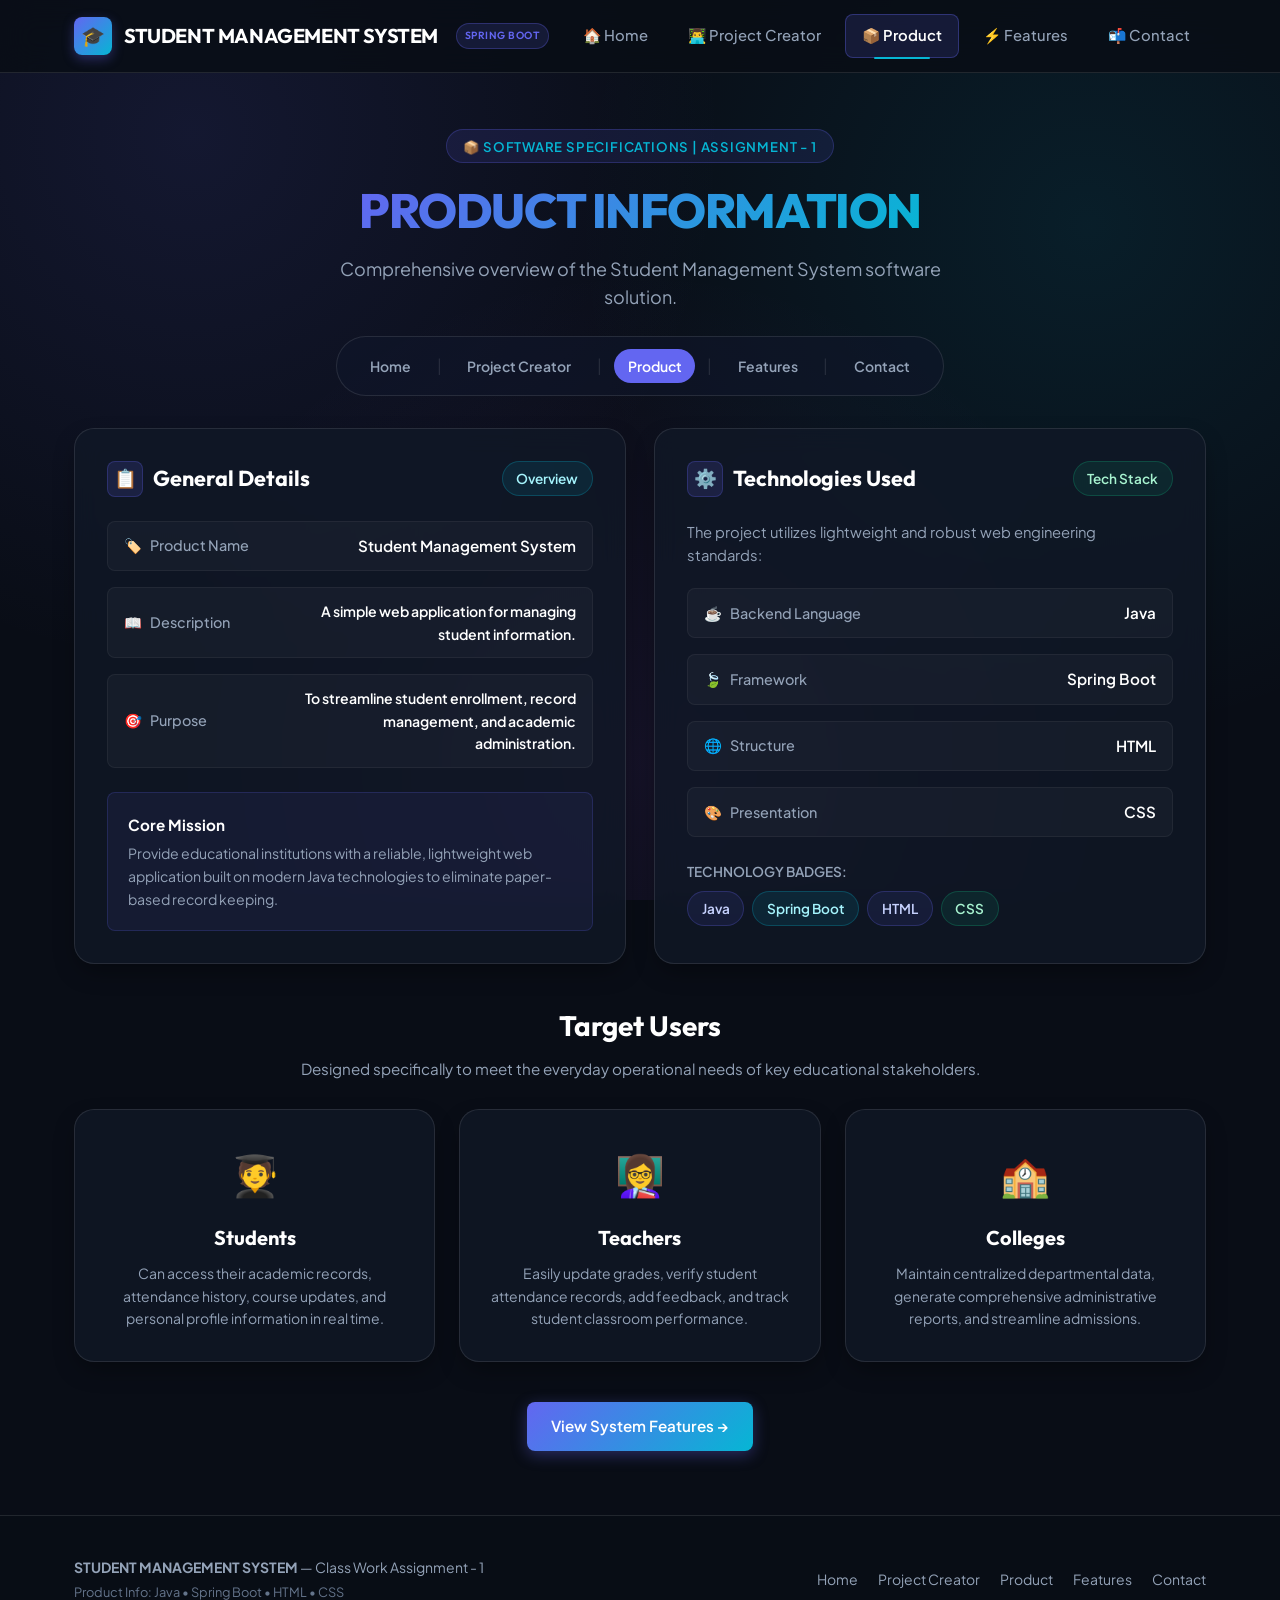
<file: JFS assignment/target/classes/static/product.html>
<!DOCTYPE html>
<html lang="en">

<head>
    <meta charset="UTF-8">
    <meta name="viewport" content="width=device-width, initial-scale=1.0">
    <title>Product Information - Student Management System</title>
    <link rel="stylesheet" href="css/style.css">
</head>

<body>

    <!-- Main Navigation Bar -->
    <header class="navbar">
        <div class="container nav-container">
            <a href="index.html" class="brand-logo" id="brand-logo-link">
                <span class="brand-icon">🎓</span>
                <span>STUDENT MANAGEMENT SYSTEM</span>
                <span class="brand-badge">Spring Boot</span>
            </a>
            <nav>
                <ul class="nav-menu">
                    <li><a href="index.html" class="nav-link" id="nav-home">🏠 Home</a></li>
                    <li><a href="about.html" class="nav-link" id="nav-about">👨‍💻 Project Creator</a></li>
                    <li><a href="product.html" class="nav-link active" id="nav-product">📦 Product</a></li>
                    <li><a href="features.html" class="nav-link" id="nav-features">⚡ Features</a></li>
                    <li><a href="contact.html" class="nav-link" id="nav-contact">📬 Contact</a></li>
                </ul>
            </nav>
        </div>
    </header>

    <!-- Hero Section -->
    <section class="page-hero">
        <div class="container">
            <div class="hero-pill">📦 Software Specifications | Assignment - 1</div>
            <h1 class="page-title">
                <span class="gradient-text">PRODUCT INFORMATION</span>
            </h1>
            <p class="page-subtitle">
                Comprehensive overview of the Student Management System software solution.
            </p>

            <!-- Assignment Specified Navigation Menu Pill -->
            <nav class="nav-bar-pill" aria-label="Assignment Navigation Menu">
                <a href="index.html">Home</a>
                <span class="nav-divider">|</span>
                <a href="about.html">Project Creator</a>
                <span class="nav-divider">|</span>
                <a href="product.html" class="active">Product</a>
                <span class="nav-divider">|</span>
                <a href="features.html">Features</a>
                <span class="nav-divider">|</span>
                <a href="contact.html">Contact</a>
            </nav>
        </div>
    </section>

    <!-- Main Body Content -->
    <main class="main-content">
        <div class="container">

            <!-- Primary Product Information Cards -->
            <div class="grid-2">

                <!-- Product Core Info -->
                <article class="card">
                    <div class="card-header">
                        <h2 class="card-title">
                            <span class="card-icon">📋</span>
                            General Details
                        </h2>
                        <span class="tag tag-cyan">Overview</span>
                    </div>

                    <div class="info-list">
                        <div class="info-row">
                            <span class="info-label"><span>🏷️</span> Product Name</span>
                            <span class="info-val">Student Management System</span>
                        </div>
                        <div class="info-row">
                            <span class="info-label"><span>📖</span> Description</span>
                            <span class="info-val" style="font-size: 0.88rem; max-width: 60%; text-align: right;">
                                A simple web application for managing student information.
                            </span>
                        </div>
                        <div class="info-row">
                            <span class="info-label"><span>🎯</span> Purpose</span>
                            <span class="info-val" style="font-size: 0.88rem; max-width: 60%; text-align: right;">
                                To streamline student enrollment, record management, and academic administration.
                            </span>
                        </div>
                    </div>

                    <div
                        style="margin-top: 1.5rem; background: rgba(99, 102, 241, 0.08); border: 1px solid rgba(99, 102, 241, 0.2); padding: 1.25rem; border-radius: var(--radius-sm);">
                        <div style="font-weight: 700; color: #ffffff; font-size: 0.95rem; margin-bottom: 0.35rem;">
                            Core Mission
                        </div>
                        <p style="color: var(--text-muted); font-size: 0.88rem; line-height: 1.6;">
                            Provide educational institutions with a reliable, lightweight web application built on
                            modern Java technologies to eliminate paper-based record keeping.
                        </p>
                    </div>
                </article>

                <!-- Technologies & Stack Card -->
                <article class="card">
                    <div class="card-header">
                        <h2 class="card-title">
                            <span class="card-icon">⚙️</span>
                            Technologies Used
                        </h2>
                        <span class="tag tag-emerald">Tech Stack</span>
                    </div>

                    <p style="color: var(--text-muted); margin-bottom: 1.25rem; font-size: 0.925rem;">
                        The project utilizes lightweight and robust web engineering standards:
                    </p>

                    <div class="info-list">
                        <div class="info-row">
                            <span class="info-label"><span>☕</span> Backend Language</span>
                            <span class="info-val">Java</span>
                        </div>
                        <div class="info-row">
                            <span class="info-label"><span>🍃</span> Framework</span>
                            <span class="info-val">Spring Boot</span>
                        </div>
                        <div class="info-row">
                            <span class="info-label"><span>🌐</span> Structure</span>
                            <span class="info-val">HTML</span>
                        </div>
                        <div class="info-row">
                            <span class="info-label"><span>🎨</span> Presentation</span>
                            <span class="info-val">CSS</span>
                        </div>
                    </div>

                    <div style="margin-top: 1.5rem;">
                        <div
                            style="font-size: 0.85rem; font-weight: 600; color: var(--text-muted); margin-bottom: 0.5rem; text-transform: uppercase;">
                            Technology Badges:
                        </div>
                        <div class="tag-list">
                            <span class="tag">Java</span>
                            <span class="tag tag-cyan">Spring Boot</span>
                            <span class="tag">HTML</span>
                            <span class="tag tag-emerald">CSS</span>
                        </div>
                    </div>
                </article>

            </div>

            <!-- Target Users Section -->
            <section style="margin-top: 2.5rem;">
                <div style="text-align: center; margin-bottom: 1.75rem;">
                    <h2
                        style="font-family: var(--font-heading); font-size: 1.75rem; color: #ffffff; margin-bottom: 0.5rem;">
                        Target Users
                    </h2>
                    <p style="color: var(--text-muted); font-size: 0.95rem;">
                        Designed specifically to meet the everyday operational needs of key educational stakeholders.
                    </p>
                </div>

                <div class="grid-3">

                    <div class="card" style="text-align: center; padding: 2rem 1.5rem;">
                        <div style="font-size: 2.5rem; margin-bottom: 1rem;">🧑‍🎓</div>
                        <h3
                            style="font-family: var(--font-heading); font-size: 1.25rem; color: #ffffff; margin-bottom: 0.5rem;">
                            Students
                        </h3>
                        <p style="color: var(--text-muted); font-size: 0.875rem; line-height: 1.6;">
                            Can access their academic records, attendance history, course updates, and personal profile
                            information in real time.
                        </p>
                    </div>

                    <div class="card" style="text-align: center; padding: 2rem 1.5rem;">
                        <div style="font-size: 2.5rem; margin-bottom: 1rem;">👩‍🏫</div>
                        <h3
                            style="font-family: var(--font-heading); font-size: 1.25rem; color: #ffffff; margin-bottom: 0.5rem;">
                            Teachers
                        </h3>
                        <p style="color: var(--text-muted); font-size: 0.875rem; line-height: 1.6;">
                            Easily update grades, verify student attendance records, add feedback, and track student
                            classroom performance.
                        </p>
                    </div>

                    <div class="card" style="text-align: center; padding: 2rem 1.5rem;">
                        <div style="font-size: 2.5rem; margin-bottom: 1rem;">🏫</div>
                        <h3
                            style="font-family: var(--font-heading); font-size: 1.25rem; color: #ffffff; margin-bottom: 0.5rem;">
                            Colleges
                        </h3>
                        <p style="color: var(--text-muted); font-size: 0.875rem; line-height: 1.6;">
                            Maintain centralized departmental data, generate comprehensive administrative reports, and
                            streamline admissions.
                        </p>
                    </div>

                </div>
            </section>

            <!-- Bottom Action Link -->
            <div style="margin-top: 2.5rem; text-align: center;">
                <a href="features.html" class="btn btn-primary" id="btn-next-features">View System Features →</a>
            </div>

        </div>
    </main>

    <!-- Footer -->
    <footer class="footer">
        <div class="container footer-content">
            <div>
                <strong>STUDENT MANAGEMENT SYSTEM</strong> — Class Work Assignment - 1
                <div style="color: var(--text-subtle); font-size: 0.8rem; margin-top: 0.25rem;">
                    Product Info: Java • Spring Boot • HTML • CSS
                </div>
            </div>
            <ul class="footer-links">
                <li><a href="index.html">Home</a></li>
                <li><a href="about.html">Project Creator</a></li>
                <li><a href="product.html">Product</a></li>
                <li><a href="features.html">Features</a></li>
                <li><a href="contact.html">Contact</a></li>
            </ul>
        </div>
    </footer>

</body>

</html>
</file>
<file: JFS assignment/target/classes/static/css/style.css>
/* ========================================================
   STUDENT MANAGEMENT SYSTEM - MODERN DESIGN SYSTEM
   Spring Boot Static Web Architecture
   ======================================================== */

@import url('https://fonts.googleapis.com/css2?family=Outfit:wght@400;500;600;700;800&family=Plus+Jakarta+Sans:wght@400;500;600;700&display=swap');

:root {
  --font-heading: 'Outfit', sans-serif;
  --font-body: 'Plus Jakarta Sans', sans-serif;

  /* Colors */
  --bg-main: #090d16;
  --bg-surface: #0f172a;
  --bg-card: rgba(17, 24, 39, 0.75);
  --bg-card-hover: rgba(30, 41, 59, 0.85);
  --border-color: rgba(255, 255, 255, 0.1);
  --border-hover: rgba(99, 102, 241, 0.4);

  --primary: #6366f1;
  --primary-hover: #4f46e5;
  --primary-light: rgba(99, 102, 241, 0.15);
  --secondary: #06b6d4;
  --secondary-light: rgba(6, 182, 212, 0.15);
  --accent-purple: #a855f7;
  --accent-emerald: #10b981;
  --accent-amber: #f59e0b;

  --text-main: #f8fafc;
  --text-muted: #94a3b8;
  --text-subtle: #64748b;

  --gradient-brand: linear-gradient(135deg, #6366f1 0%, #06b6d4 100%);
  --gradient-glow: radial-gradient(circle at 50% 0%, rgba(99, 102, 241, 0.25) 0%, transparent 70%);
  --shadow-sm: 0 2px 8px rgba(0, 0, 0, 0.3);
  --shadow-md: 0 10px 25px -5px rgba(0, 0, 0, 0.4);
  --shadow-lg: 0 20px 40px -15px rgba(0, 0, 0, 0.6);
  --shadow-glow: 0 0 30px rgba(99, 102, 241, 0.25);

  --radius-sm: 8px;
  --radius-md: 14px;
  --radius-lg: 20px;
  --radius-full: 9999px;
  --transition: all 0.25s cubic-bezier(0.16, 1, 0.3, 1);
}

/* Reset & Base */
*,
*::before,
*::after {
  box-sizing: border-box;
  margin: 0;
  padding: 0;
}

body {
  font-family: var(--font-body);
  background-color: var(--bg-main);
  color: var(--text-main);
  line-height: 1.6;
  min-height: 100vh;
  display: flex;
  flex-direction: column;
  position: relative;
  overflow-x: hidden;
  background-image:
    radial-gradient(circle at 15% 15%, rgba(99, 102, 241, 0.12) 0%, transparent 40%),
    radial-gradient(circle at 85% 25%, rgba(6, 182, 212, 0.1) 0%, transparent 40%),
    radial-gradient(circle at 50% 85%, rgba(168, 85, 247, 0.08) 0%, transparent 50%);
  background-attachment: fixed;
}

a {
  color: inherit;
  text-decoration: none;
}

img {
  max-width: 100%;
  display: block;
}

/* Container */
.container {
  width: 100%;
  max-width: 1180px;
  margin-left: auto;
  margin-right: auto;
  padding-left: 1.5rem;
  padding-right: 1.5rem;
}

/* Top Navigation Bar */
.navbar {
  position: sticky;
  top: 0;
  z-index: 100;
  background: rgba(9, 13, 22, 0.85);
  backdrop-filter: blur(16px);
  -webkit-backdrop-filter: blur(16px);
  border-bottom: 1px solid var(--border-color);
}

.navbar .nav-container {
  display: flex;
  align-items: center;
  justify-content: space-between;
  height: 72px;
}

.brand-logo {
  display: flex;
  align-items: center;
  gap: 0.75rem;
  font-family: var(--font-heading);
  font-size: 1.25rem;
  font-weight: 700;
  letter-spacing: -0.02em;
  color: #ffffff;
}

.brand-icon {
  width: 38px;
  height: 38px;
  background: var(--gradient-brand);
  border-radius: var(--radius-sm);
  display: flex;
  align-items: center;
  justify-content: center;
  color: #ffffff;
  font-size: 1.2rem;
  box-shadow: 0 4px 12px rgba(99, 102, 241, 0.35);
}

.brand-badge {
  font-size: 0.65rem;
  background: var(--primary-light);
  color: var(--primary);
  border: 1px solid rgba(99, 102, 241, 0.3);
  padding: 0.2rem 0.5rem;
  border-radius: var(--radius-full);
  margin-left: 0.35rem;
  font-weight: 600;
  text-transform: uppercase;
  letter-spacing: 0.05em;
}

/* Navigation Links */
.nav-menu {
  display: flex;
  align-items: center;
  gap: 0.5rem;
  list-style: none;
}

.nav-link {
  font-size: 0.925rem;
  font-weight: 500;
  color: var(--text-muted);
  padding: 0.55rem 1rem;
  border-radius: var(--radius-sm);
  transition: var(--transition);
  position: relative;
  display: inline-flex;
  align-items: center;
  gap: 0.4rem;
}

.nav-link:hover {
  color: #ffffff;
  background: rgba(255, 255, 255, 0.06);
}

.nav-link.active {
  color: #ffffff;
  background: var(--primary-light);
  border: 1px solid rgba(99, 102, 241, 0.35);
  font-weight: 600;
}

.nav-link.active::after {
  content: '';
  position: absolute;
  bottom: -2px;
  left: 25%;
  right: 25%;
  height: 2px;
  background: var(--secondary);
  border-radius: var(--radius-full);
}

/* Page Header / Hero */
.page-hero {
  padding: 3.5rem 0 2rem;
  text-align: center;
  position: relative;
}

.hero-pill {
  display: inline-flex;
  align-items: center;
  gap: 0.5rem;
  background: rgba(99, 102, 241, 0.12);
  border: 1px solid rgba(99, 102, 241, 0.25);
  padding: 0.35rem 1rem;
  border-radius: var(--radius-full);
  font-size: 0.825rem;
  font-weight: 600;
  color: var(--secondary);
  margin-bottom: 1.25rem;
  text-transform: uppercase;
  letter-spacing: 0.06em;
}

.page-title {
  font-family: var(--font-heading);
  font-size: clamp(2rem, 4vw, 3rem);
  font-weight: 800;
  line-height: 1.15;
  letter-spacing: -0.03em;
  margin-bottom: 1rem;
  color: #ffffff;
}

.page-title .gradient-text {
  background: var(--gradient-brand);
  background-clip: text;
  -webkit-background-clip: text;
  -webkit-text-fill-color: transparent;
}

.page-subtitle {
  font-size: 1.125rem;
  color: var(--text-muted);
  max-width: 650px;
  margin: 0 auto;
}

/* Main Content Area */
.main-content {
  flex: 1;
  padding-bottom: 4rem;
}

/* Glass Cards */
.card {
  background: var(--bg-card);
  backdrop-filter: blur(12px);
  -webkit-backdrop-filter: blur(12px);
  border: 1px solid var(--border-color);
  border-radius: var(--radius-lg);
  padding: 2rem;
  transition: var(--transition);
  box-shadow: var(--shadow-md);
  position: relative;
  overflow: hidden;
}

.card:hover {
  border-color: var(--border-hover);
  background: var(--bg-card-hover);
  box-shadow: var(--shadow-lg), var(--shadow-glow);
  transform: translateY(-3px);
}

.card-header {
  margin-bottom: 1.5rem;
  display: flex;
  align-items: center;
  justify-content: space-between;
}

.card-title {
  font-family: var(--font-heading);
  font-size: 1.35rem;
  font-weight: 700;
  color: #ffffff;
  display: flex;
  align-items: center;
  gap: 0.65rem;
}

.card-icon {
  width: 36px;
  height: 36px;
  border-radius: var(--radius-sm);
  display: flex;
  align-items: center;
  justify-content: center;
  font-size: 1.15rem;
  background: var(--primary-light);
  color: var(--primary);
  border: 1px solid rgba(99, 102, 241, 0.25);
}

/* Grid Layouts */
.grid-2 {
  display: grid;
  grid-template-columns: repeat(auto-fit, minmax(320px, 1fr));
  gap: 1.75rem;
}

.grid-3 {
  display: grid;
  grid-template-columns: repeat(auto-fit, minmax(280px, 1fr));
  gap: 1.5rem;
}

/* Buttons */
.btn {
  display: inline-flex;
  align-items: center;
  justify-content: center;
  gap: 0.5rem;
  font-family: var(--font-body);
  font-size: 0.95rem;
  font-weight: 600;
  padding: 0.75rem 1.5rem;
  border-radius: var(--radius-sm);
  border: none;
  cursor: pointer;
  transition: var(--transition);
  text-decoration: none;
}

.btn-primary {
  background: var(--gradient-brand);
  color: #ffffff;
  box-shadow: 0 4px 15px rgba(99, 102, 241, 0.35);
}

.btn-primary:hover {
  box-shadow: 0 6px 20px rgba(99, 102, 241, 0.5);
  transform: translateY(-2px);
  filter: brightness(1.08);
}

.btn-outline {
  background: rgba(255, 255, 255, 0.05);
  border: 1px solid var(--border-color);
  color: #ffffff;
}

.btn-outline:hover {
  background: rgba(255, 255, 255, 0.12);
  border-color: rgba(255, 255, 255, 0.25);
  transform: translateY(-2px);
}

/* Pill / Tag Components */
.tag-list {
  display: flex;
  flex-wrap: wrap;
  gap: 0.5rem;
}

.tag {
  display: inline-flex;
  align-items: center;
  gap: 0.35rem;
  padding: 0.35rem 0.85rem;
  border-radius: var(--radius-full);
  font-size: 0.85rem;
  font-weight: 600;
  background: rgba(99, 102, 241, 0.1);
  color: #c7d2fe;
  border: 1px solid rgba(99, 102, 241, 0.25);
  transition: var(--transition);
}

.tag:hover {
  background: rgba(99, 102, 241, 0.2);
  border-color: var(--primary);
  transform: translateY(-1px);
}

.tag-cyan {
  background: rgba(6, 182, 212, 0.1);
  color: #a5f3fc;
  border-color: rgba(6, 182, 212, 0.25);
}

.tag-emerald {
  background: rgba(16, 185, 129, 0.1);
  color: #a7f3d0;
  border-color: rgba(16, 185, 129, 0.25);
}

/* Info Item Rows */
.info-list {
  display: flex;
  flex-direction: column;
  gap: 1rem;
}

.info-row {
  display: flex;
  align-items: center;
  justify-content: space-between;
  padding: 0.75rem 1rem;
  background: rgba(255, 255, 255, 0.03);
  border-radius: var(--radius-sm);
  border: 1px solid rgba(255, 255, 255, 0.05);
}

.info-label {
  color: var(--text-muted);
  font-weight: 500;
  font-size: 0.9rem;
  display: flex;
  align-items: center;
  gap: 0.5rem;
}

.info-val {
  color: #ffffff;
  font-weight: 600;
  font-size: 0.95rem;
  text-align: right;
}

/* Features List & Checkmarks */
.feature-box {
  display: flex;
  flex-direction: column;
  gap: 0.75rem;
  padding: 1.5rem;
  background: var(--bg-card);
  border: 1px solid var(--border-color);
  border-radius: var(--radius-md);
  transition: var(--transition);
}

.feature-box:hover {
  border-color: var(--primary);
  background: var(--bg-card-hover);
  transform: translateY(-4px);
  box-shadow: 0 12px 30px rgba(0, 0, 0, 0.4);
}

.feature-check {
  width: 32px;
  height: 32px;
  border-radius: 50%;
  background: rgba(16, 185, 129, 0.15);
  color: var(--accent-emerald);
  display: flex;
  align-items: center;
  justify-content: center;
  font-size: 1.1rem;
  font-weight: bold;
  border: 1px solid rgba(16, 185, 129, 0.3);
}

.feature-name {
  font-family: var(--font-heading);
  font-size: 1.15rem;
  font-weight: 700;
  color: #ffffff;
}

.feature-desc {
  font-size: 0.875rem;
  color: var(--text-muted);
}

/* Quick Page Switcher Bar */
.nav-bar-pill {
  display: flex;
  flex-wrap: wrap;
  align-items: center;
  justify-content: center;
  gap: 0.75rem;
  padding: 0.75rem 1.25rem;
  background: rgba(15, 23, 42, 0.6);
  border: 1px solid var(--border-color);
  border-radius: var(--radius-full);
  margin: 1.5rem auto 0;
  max-width: fit-content;
}

.nav-bar-pill a {
  color: var(--text-muted);
  font-size: 0.875rem;
  font-weight: 600;
  padding: 0.35rem 0.85rem;
  border-radius: var(--radius-full);
  transition: var(--transition);
}

.nav-bar-pill a:hover,
.nav-bar-pill a.active {
  color: #ffffff;
  background: var(--primary);
}

.nav-divider {
  color: var(--border-color);
}

/* Footer */
.footer {
  margin-top: auto;
  border-top: 1px solid var(--border-color);
  background: rgba(9, 13, 22, 0.95);
  padding: 2.5rem 0;
  font-size: 0.875rem;
  color: var(--text-muted);
}

.footer-content {
  display: flex;
  flex-wrap: wrap;
  align-items: center;
  justify-content: space-between;
  gap: 1.5rem;
}

.footer-links {
  display: flex;
  align-items: center;
  gap: 1.25rem;
  list-style: none;
}

.footer-links a:hover {
  color: var(--primary);
}

/* Interactive Simulation / Copy button */
.copy-pill {
  cursor: pointer;
  background: rgba(255, 255, 255, 0.05);
  border: 1px solid rgba(255, 255, 255, 0.1);
  padding: 0.2rem 0.5rem;
  border-radius: 4px;
  font-size: 0.75rem;
  color: var(--secondary);
  transition: var(--transition);
}

.copy-pill:hover {
  background: rgba(6, 182, 212, 0.2);
}

/* Form Styles (Contact Page) */
.form-group {
  margin-bottom: 1.25rem;
}

.form-label {
  display: block;
  font-size: 0.875rem;
  font-weight: 600;
  color: var(--text-muted);
  margin-bottom: 0.4rem;
}

.form-input,
.form-textarea {
  width: 100%;
  background: rgba(15, 23, 42, 0.6);
  border: 1px solid var(--border-color);
  border-radius: var(--radius-sm);
  padding: 0.75rem 1rem;
  color: #ffffff;
  font-family: var(--font-body);
  font-size: 0.925rem;
  transition: var(--transition);
}

.form-input:focus,
.form-textarea:focus {
  outline: none;
  border-color: var(--primary);
  box-shadow: 0 0 0 3px rgba(99, 102, 241, 0.2);
}

/* Responsive adjustments */
@media (max-width: 768px) {
  .navbar .nav-container {
    height: auto;
    padding-top: 1rem;
    padding-bottom: 1rem;
    flex-direction: column;
    gap: 1rem;
  }

  .nav-menu {
    flex-wrap: wrap;
    justify-content: center;
    gap: 0.25rem;
  }

  .nav-link {
    font-size: 0.85rem;
    padding: 0.4rem 0.75rem;
  }

  .page-hero {
    padding: 2rem 0 1.5rem;
  }

  .footer-content {
    flex-direction: column;
    text-align: center;
  }
}

/* ========================================================
   STUDENT MANAGEMENT SYSTEM - INTERACTIVE OPERATIONS STUDIO
   ======================================================== */

/* Clickable Feature Box Upgrades */
.feature-box[data-feature] {
  cursor: pointer;
  position: relative;
}

.feature-box[data-feature]:hover .feature-action-cue {
  opacity: 1;
  transform: translateX(0);
}

.feature-action-cue {
  display: inline-flex;
  align-items: center;
  gap: 0.35rem;
  font-size: 0.8rem;
  font-weight: 700;
  color: var(--secondary);
  opacity: 0.75;
  transition: var(--transition);
  margin-top: 0.5rem;
}

/* Operations Studio Container */
.operations-studio {
  margin-top: 3.5rem;
  background: var(--bg-surface);
  border: 1px solid var(--border-color);
  border-radius: var(--radius-lg);
  box-shadow: var(--shadow-lg);
  position: relative;
  overflow: hidden;
}

.studio-header {
  padding: 1.5rem 2rem;
  background: rgba(15, 23, 42, 0.8);
  border-bottom: 1px solid var(--border-color);
  display: flex;
  align-items: center;
  justify-content: space-between;
  flex-wrap: wrap;
  gap: 1rem;
}

.studio-title {
  font-family: var(--font-heading);
  font-size: 1.35rem;
  font-weight: 700;
  color: #ffffff;
  display: flex;
  align-items: center;
  gap: 0.65rem;
}

/* Live KPI Metric Strip */
.studio-kpi-bar {
  display: grid;
  grid-template-columns: repeat(auto-fit, minmax(180px, 1fr));
  gap: 1px;
  background: var(--border-color);
  border-bottom: 1px solid var(--border-color);
}

.studio-kpi-item {
  background: rgba(17, 24, 39, 0.9);
  padding: 1rem 1.5rem;
  display: flex;
  flex-direction: column;
}

.studio-kpi-label {
  font-size: 0.78rem;
  font-weight: 600;
  color: var(--text-muted);
  text-transform: uppercase;
  letter-spacing: 0.05em;
}

.studio-kpi-val {
  font-family: var(--font-heading);
  font-size: 1.6rem;
  font-weight: 800;
  color: #ffffff;
  margin-top: 0.2rem;
}

/* Tab Navigation Strip */
.studio-nav-tabs {
  display: flex;
  align-items: center;
  background: rgba(9, 13, 22, 0.6);
  border-bottom: 1px solid var(--border-color);
  padding: 0.5rem 1.5rem 0;
  gap: 0.5rem;
  overflow-x: auto;
}

.studio-tab-btn {
  display: inline-flex;
  align-items: center;
  gap: 0.5rem;
  padding: 0.75rem 1.25rem;
  font-family: var(--font-body);
  font-size: 0.9rem;
  font-weight: 600;
  color: var(--text-muted);
  background: transparent;
  border: 1px solid transparent;
  border-bottom: none;
  border-radius: var(--radius-sm) var(--radius-sm) 0 0;
  cursor: pointer;
  transition: var(--transition);
  white-space: nowrap;
}

.studio-tab-btn:hover {
  color: #ffffff;
  background: rgba(255, 255, 255, 0.04);
}

.studio-tab-btn.active {
  color: #ffffff;
  background: var(--bg-surface);
  border-color: var(--border-color);
  border-top: 2px solid var(--primary);
  font-weight: 700;
}

/* Tab Content Panels */
.studio-tab-content {
  display: none;
  padding: 2rem;
}

.studio-tab-content.active {
  display: block;
  animation: fadeIn 0.25s ease-out;
}

@keyframes fadeIn {
  from {
    opacity: 0;
    transform: translateY(4px);
  }

  to {
    opacity: 1;
    transform: translateY(0);
  }
}

/* Directory Toolbar */
.directory-toolbar {
  display: flex;
  align-items: center;
  justify-content: space-between;
  flex-wrap: wrap;
  gap: 1rem;
  margin-bottom: 1.5rem;
}

/* Students Grid & Card */
.students-grid {
  display: grid;
  grid-template-columns: repeat(auto-fill, minmax(310px, 1fr));
  gap: 1.25rem;
}

.student-card {
  background: var(--bg-card);
  border: 1px solid var(--border-color);
  border-radius: var(--radius-md);
  padding: 1.35rem;
  transition: var(--transition);
  display: flex;
  flex-direction: column;
}

.student-card:hover {
  border-color: var(--border-hover);
  background: var(--bg-card-hover);
  box-shadow: var(--shadow-md);
  transform: translateY(-3px);
}

.student-card-top {
  display: flex;
  align-items: center;
  gap: 0.85rem;
  margin-bottom: 1rem;
}

.student-avatar {
  width: 44px;
  height: 44px;
  border-radius: var(--radius-sm);
  background: var(--gradient-brand);
  color: #ffffff;
  font-weight: 700;
  font-size: 1rem;
  display: flex;
  align-items: center;
  justify-content: center;
  box-shadow: 0 4px 10px rgba(99, 102, 241, 0.3);
  flex-shrink: 0;
}

.student-name {
  font-family: var(--font-heading);
  font-size: 1.05rem;
  font-weight: 700;
  color: #ffffff;
  white-space: nowrap;
  overflow: hidden;
  text-overflow: ellipsis;
}

.student-roll {
  font-size: 0.8rem;
  font-family: monospace;
  color: var(--secondary);
  font-weight: 600;
}

.student-details-list {
  display: flex;
  flex-direction: column;
  gap: 0.45rem;
  margin-bottom: 1rem;
  background: rgba(255, 255, 255, 0.02);
  border-radius: var(--radius-sm);
  padding: 0.75rem;
  border: 1px solid rgba(255, 255, 255, 0.04);
}

.student-detail-item {
  display: flex;
  align-items: center;
  justify-content: space-between;
  font-size: 0.84rem;
}

.detail-label {
  color: var(--text-muted);
}

.detail-val {
  color: #e2e8f0;
  font-weight: 600;
}

/* Attendance Meter */
.attendance-meter-block {
  margin-top: auto;
  margin-bottom: 1.15rem;
}

.attendance-meter-header {
  display: flex;
  align-items: center;
  justify-content: space-between;
  font-size: 0.825rem;
  color: var(--text-muted);
  margin-bottom: 0.4rem;
}

.progress-bar-track {
  width: 100%;
  height: 6px;
  background: rgba(255, 255, 255, 0.08);
  border-radius: var(--radius-full);
  overflow: hidden;
}

.progress-bar-fill {
  height: 100%;
  border-radius: var(--radius-full);
  transition: width 0.4s ease;
}

.att-high {
  background: var(--accent-emerald) !important;
  color: var(--accent-emerald);
}

.att-mid {
  background: var(--secondary) !important;
  color: var(--secondary);
}

.att-low {
  background: #f87171 !important;
  color: #f87171;
}

.student-card-actions {
  display: flex;
  align-items: center;
  gap: 0.5rem;
  border-top: 1px solid rgba(255, 255, 255, 0.06);
  padding-top: 0.85rem;
}

.btn-sm {
  padding: 0.4rem 0.8rem;
  font-size: 0.82rem;
  border-radius: var(--radius-sm);
  flex: 1;
  text-align: center;
}

.btn-danger-outline {
  background: rgba(239, 68, 68, 0.08);
  border: 1px solid rgba(239, 68, 68, 0.25);
  color: #fca5a5;
  cursor: pointer;
  transition: var(--transition);
}

.btn-danger-outline:hover {
  background: rgba(239, 68, 68, 0.2);
  border-color: rgba(239, 68, 68, 0.5);
  color: #ffffff;
}

/* Table View */
.table-responsive {
  width: 100%;
  overflow-x: auto;
  border: 1px solid var(--border-color);
  border-radius: var(--radius-md);
  background: var(--bg-card);
}

.sms-table {
  width: 100%;
  border-collapse: collapse;
  text-align: left;
  font-size: 0.88rem;
}

.sms-table th {
  background: rgba(15, 23, 42, 0.9);
  padding: 0.85rem 1rem;
  color: var(--text-muted);
  font-weight: 600;
  border-bottom: 1px solid var(--border-color);
  text-transform: uppercase;
  font-size: 0.76rem;
  letter-spacing: 0.05em;
}

.sms-table td {
  padding: 0.9rem 1rem;
  border-bottom: 1px solid rgba(255, 255, 255, 0.05);
  color: #e2e8f0;
  vertical-align: middle;
}

.sms-table tr:hover td {
  background: rgba(255, 255, 255, 0.03);
}

.action-icon-btn {
  background: rgba(255, 255, 255, 0.05);
  border: 1px solid var(--border-color);
  border-radius: 6px;
  padding: 0.35rem 0.55rem;
  color: #ffffff;
  cursor: pointer;
  transition: var(--transition);
  font-size: 0.85rem;
}

.action-icon-btn:hover {
  background: rgba(99, 102, 241, 0.2);
  border-color: var(--primary);
}

.action-icon-danger:hover {
  background: rgba(239, 68, 68, 0.2);
  border-color: #ef4444;
}

/* Tag colors */
.tag-danger {
  background: rgba(239, 68, 68, 0.1);
  color: #fca5a5;
  border-color: rgba(239, 68, 68, 0.25);
}

.tag-warning {
  background: rgba(245, 158, 11, 0.1);
  color: #fcd34d;
  border-color: rgba(245, 158, 11, 0.25);
}

.tag-purple {
  background: rgba(168, 85, 247, 0.1);
  color: #d8b4fe;
  border-color: rgba(168, 85, 247, 0.25);
}

/* Search Highlights */
.search-highlight {
  background: rgba(245, 158, 11, 0.35);
  color: #ffffff;
  padding: 0 2px;
  border-radius: 2px;
}

/* Empty State */
.empty-state {
  text-align: center;
  padding: 3.5rem 1.5rem;
  background: rgba(255, 255, 255, 0.02);
  border: 1px dashed var(--border-color);
  border-radius: var(--radius-md);
}

.empty-icon {
  font-size: 3rem;
  margin-bottom: 1rem;
}

.empty-state h3 {
  font-family: var(--font-heading);
  font-size: 1.25rem;
  color: #ffffff;
  margin-bottom: 0.5rem;
}

.empty-state p {
  color: var(--text-muted);
  max-width: 480px;
  margin: 0 auto;
  font-size: 0.9rem;
}

/* Modals */
.sms-modal-overlay {
  position: fixed;
  inset: 0;
  z-index: 1000;
  background: rgba(0, 0, 0, 0.75);
  backdrop-filter: blur(8px);
  -webkit-backdrop-filter: blur(8px);
  display: flex;
  align-items: center;
  justify-content: center;
  padding: 1.5rem;
  opacity: 0;
  visibility: hidden;
  transition: opacity 0.2s ease, visibility 0.2s ease;
}

.sms-modal-overlay.active {
  opacity: 1;
  visibility: visible;
}

.sms-modal {
  background: var(--bg-surface);
  border: 1px solid var(--border-color);
  border-radius: var(--radius-lg);
  box-shadow: var(--shadow-lg), var(--shadow-glow);
  width: 100%;
  max-width: 620px;
  max-height: 90vh;
  overflow-y: auto;
  padding: 2rem;
  transform: scale(0.95);
  transition: transform 0.2s ease;
}

.sms-modal-overlay.active .sms-modal {
  transform: scale(1);
}

.modal-header {
  display: flex;
  align-items: center;
  justify-content: space-between;
  margin-bottom: 1.5rem;
  border-bottom: 1px solid var(--border-color);
  padding-bottom: 1rem;
}

.modal-title {
  font-family: var(--font-heading);
  font-size: 1.35rem;
  font-weight: 700;
  color: #ffffff;
}

.modal-close-trigger {
  background: transparent;
  border: none;
  color: var(--text-muted);
  font-size: 1.5rem;
  cursor: pointer;
  padding: 0.25rem 0.5rem;
  line-height: 1;
  transition: var(--transition);
}

.modal-close-trigger:hover {
  color: #ffffff;
}

/* Profile Modal Specifics */
.profile-hero {
  display: flex;
  align-items: center;
  gap: 1.25rem;
  padding-bottom: 1.5rem;
  border-bottom: 1px solid var(--border-color);
  margin-bottom: 1.5rem;
}

.profile-avatar {
  width: 64px;
  height: 64px;
  border-radius: var(--radius-md);
  background: var(--gradient-brand);
  font-size: 1.5rem;
  font-weight: 800;
  color: #ffffff;
  display: flex;
  align-items: center;
  justify-content: center;
  box-shadow: var(--shadow-glow);
  flex-shrink: 0;
}

.profile-name {
  font-family: var(--font-heading);
  font-size: 1.45rem;
  font-weight: 700;
  color: #ffffff;
}

.profile-sub {
  color: var(--text-muted);
  font-size: 0.9rem;
  margin-top: 0.2rem;
}

.profile-grid {
  display: grid;
  grid-template-columns: repeat(2, 1fr);
  gap: 1rem;
  margin-bottom: 1.5rem;
}

.profile-stat-box {
  background: rgba(255, 255, 255, 0.03);
  border: 1px solid rgba(255, 255, 255, 0.06);
  border-radius: var(--radius-sm);
  padding: 0.85rem 1rem;
}

.stat-box-label {
  display: block;
  font-size: 0.78rem;
  color: var(--text-muted);
  text-transform: uppercase;
}

.stat-box-val {
  display: block;
  font-size: 1rem;
  font-weight: 700;
  color: #ffffff;
  margin-top: 0.2rem;
}

.profile-section {
  margin-bottom: 1.25rem;
}

.profile-section-title {
  font-size: 0.85rem;
  font-weight: 600;
  color: var(--text-muted);
  text-transform: uppercase;
  letter-spacing: 0.05em;
  margin-bottom: 0.5rem;
}

/* Reports Specifics */
.reports-kpi-grid {
  display: grid;
  grid-template-columns: repeat(auto-fit, minmax(220px, 1fr));
  gap: 1.25rem;
  margin-bottom: 1.5rem;
}

.report-kpi-card {
  background: var(--bg-card);
  border: 1px solid var(--border-color);
  border-radius: var(--radius-md);
  padding: 1.25rem;
  display: flex;
  flex-direction: column;
}

.kpi-label {
  font-size: 0.82rem;
  color: var(--text-muted);
  font-weight: 600;
  text-transform: uppercase;
}

.kpi-val {
  font-family: var(--font-heading);
  font-size: 2rem;
  font-weight: 800;
  color: #ffffff;
  margin: 0.35rem 0;
}

.kpi-sub {
  font-size: 0.8rem;
  color: var(--text-subtle);
}

.reports-split-grid {
  display: grid;
  grid-template-columns: repeat(auto-fit, minmax(320px, 1fr));
  gap: 1.5rem;
}

.chart-bars-list {
  display: flex;
  flex-direction: column;
  gap: 1rem;
}

.chart-bar-labels {
  display: flex;
  justify-content: space-between;
  margin-bottom: 0.35rem;
}

/* Toast Container */
#toast-container {
  position: fixed;
  bottom: 2rem;
  right: 2rem;
  z-index: 2000;
  display: flex;
  flex-direction: column;
  gap: 0.75rem;
  max-width: 420px;
}

.sms-toast {
  display: flex;
  align-items: center;
  gap: 0.75rem;
  padding: 0.85rem 1.25rem;
  background: rgba(15, 23, 42, 0.95);
  border: 1px solid var(--border-color);
  border-radius: var(--radius-sm);
  box-shadow: 0 10px 25px rgba(0, 0, 0, 0.5);
  backdrop-filter: blur(12px);
  color: #ffffff;
  font-size: 0.9rem;
  animation: toastSlideIn 0.3s cubic-bezier(0.16, 1, 0.3, 1);
  transition: opacity 0.3s ease, transform 0.3s ease;
}

.sms-toast-fadeout {
  opacity: 0;
  transform: translateY(10px);
}

@keyframes toastSlideIn {
  from {
    opacity: 0;
    transform: translateY(20px);
  }

  to {
    opacity: 1;
    transform: translateY(0);
  }
}

.sms-toast-success {
  border-left: 4px solid var(--accent-emerald);
}

.sms-toast-error {
  border-left: 4px solid #ef4444;
}

.sms-toast-warning {
  border-left: 4px solid var(--accent-amber);
}

.sms-toast-info {
  border-left: 4px solid var(--secondary);
}

.toast-icon {
  font-size: 1.15rem;
}

.toast-text {
  flex: 1;
}

.toast-undo-btn {
  background: rgba(99, 102, 241, 0.2);
  border: 1px solid var(--primary);
  color: #ffffff;
  font-weight: 700;
  padding: 0.25rem 0.6rem;
  border-radius: 4px;
  cursor: pointer;
  font-size: 0.8rem;
}

.toast-close-btn {
  background: transparent;
  border: none;
  color: var(--text-subtle);
  font-size: 1.25rem;
  cursor: pointer;
  padding: 0 0.25rem;
}

.toast-close-btn:hover {
  color: #ffffff;
}

/* Print Styles */
@media print {

  .navbar,
  .nav-bar-pill,
  .footer,
  .btn,
  .student-card-actions,
  .studio-nav-tabs,
  .directory-toolbar,
  #toast-container,
  .sms-modal-overlay {
    display: none !important;
  }

  body {
    background: #ffffff !important;
    color: #000000 !important;
  }

  .card,
  .operations-studio,
  .student-card {
    background: #ffffff !important;
    color: #000000 !important;
    border: 1px solid #ccc !important;
    box-shadow: none !important;
  }

  .sms-table th,
  .sms-table td {
    color: #000000 !important;
    border-bottom: 1px solid #ddd !important;
  }
}
</file>
